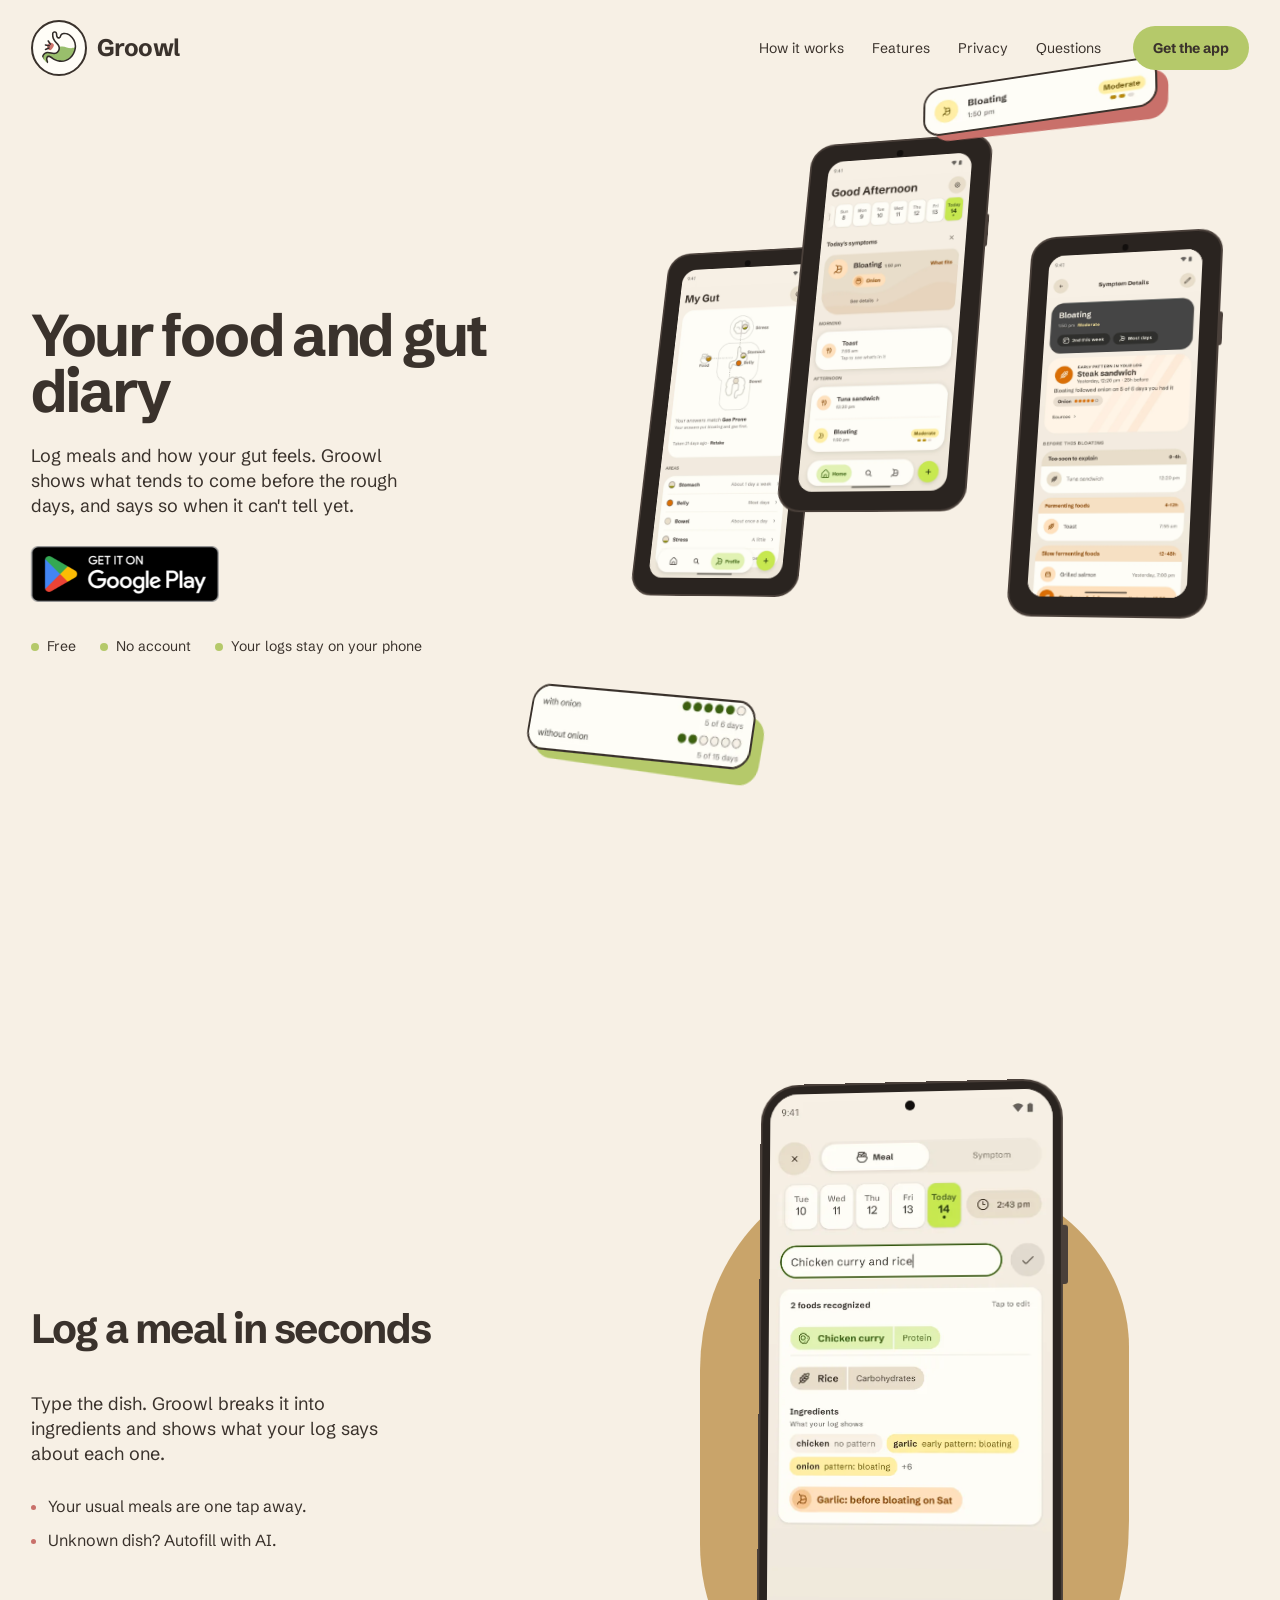
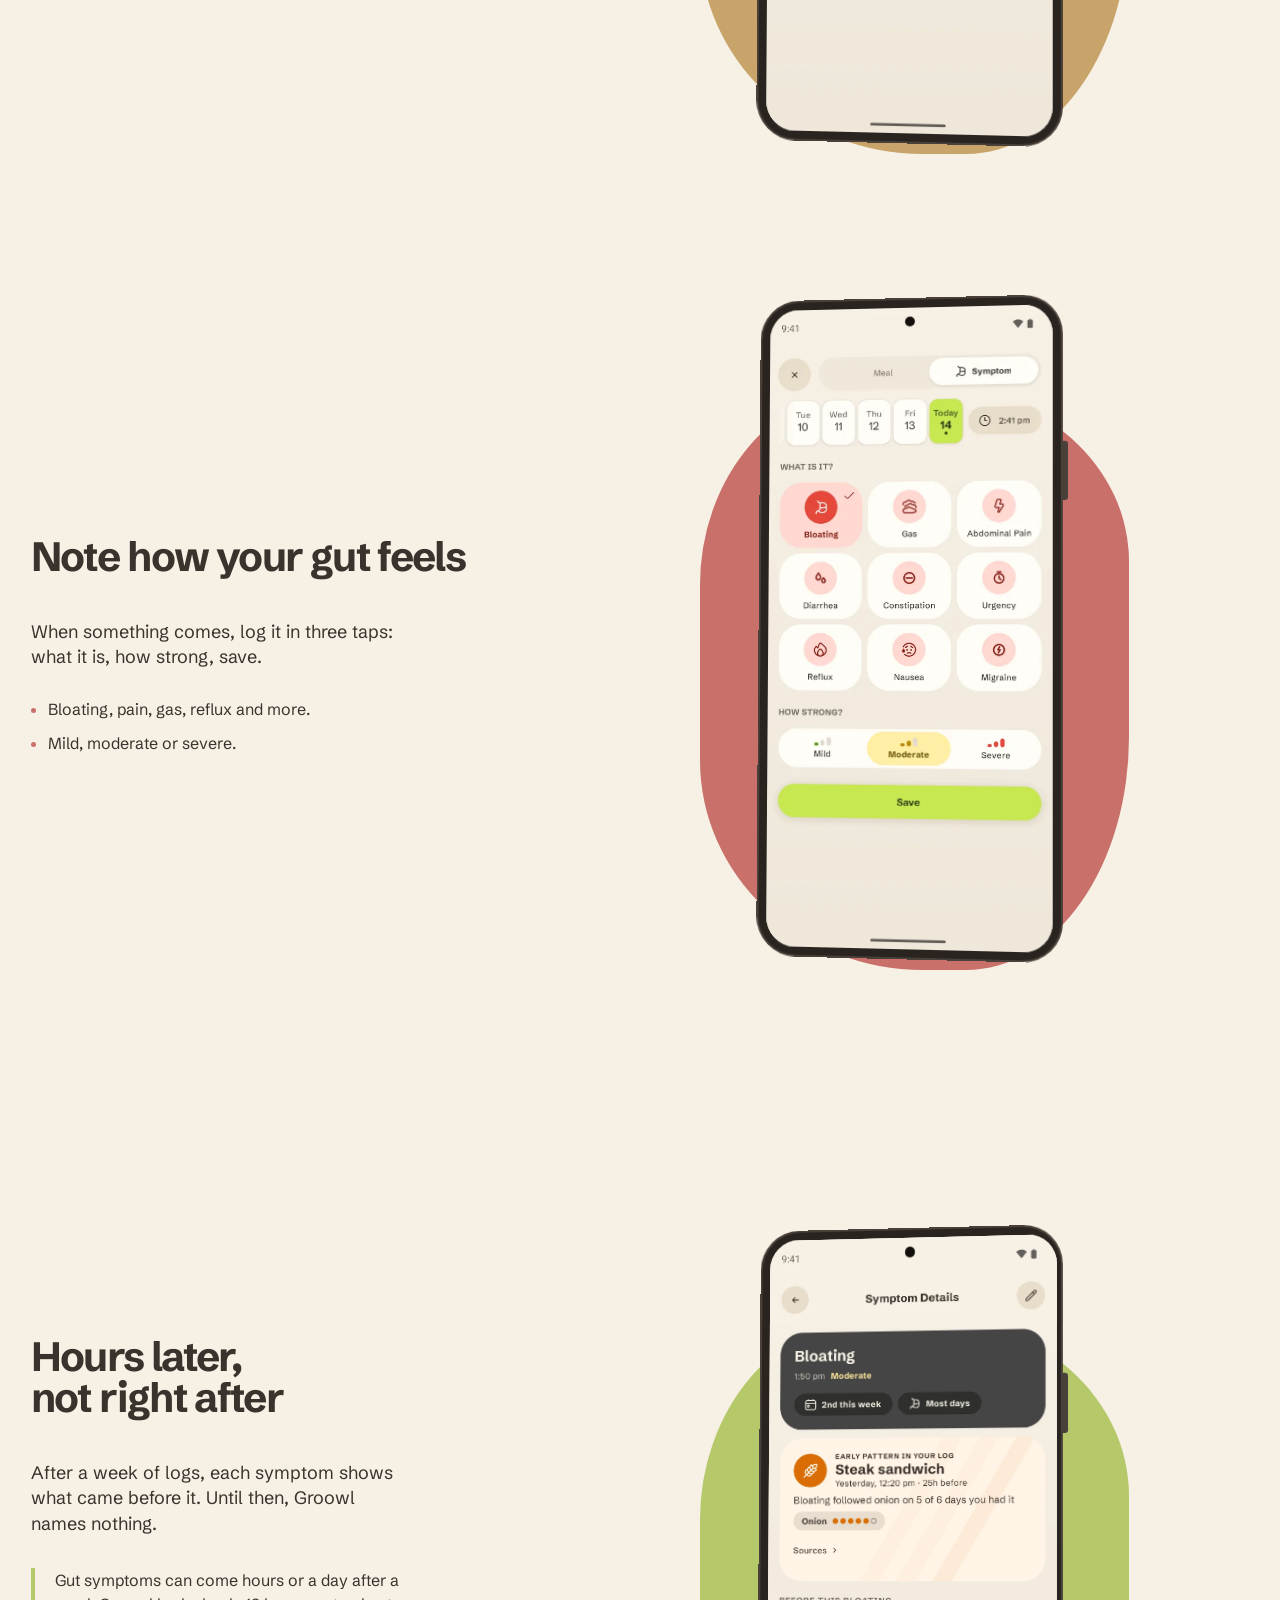
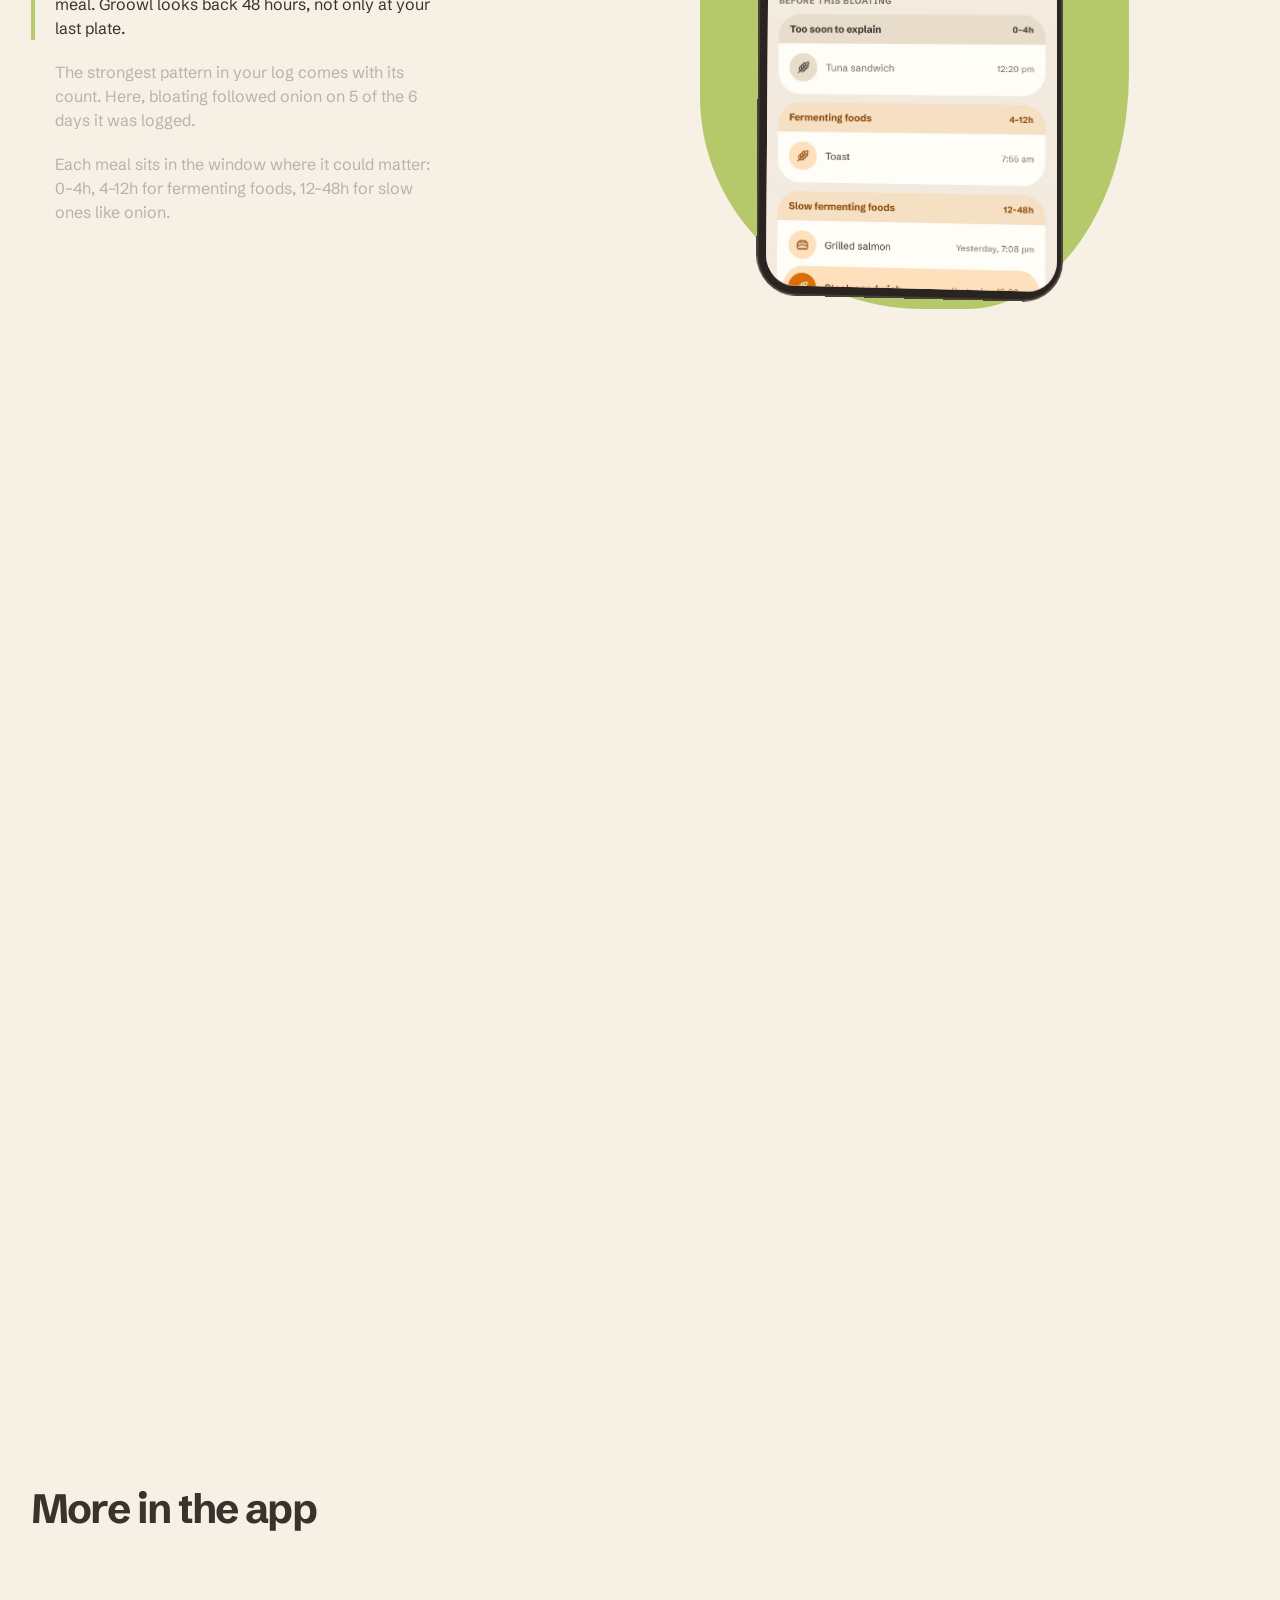
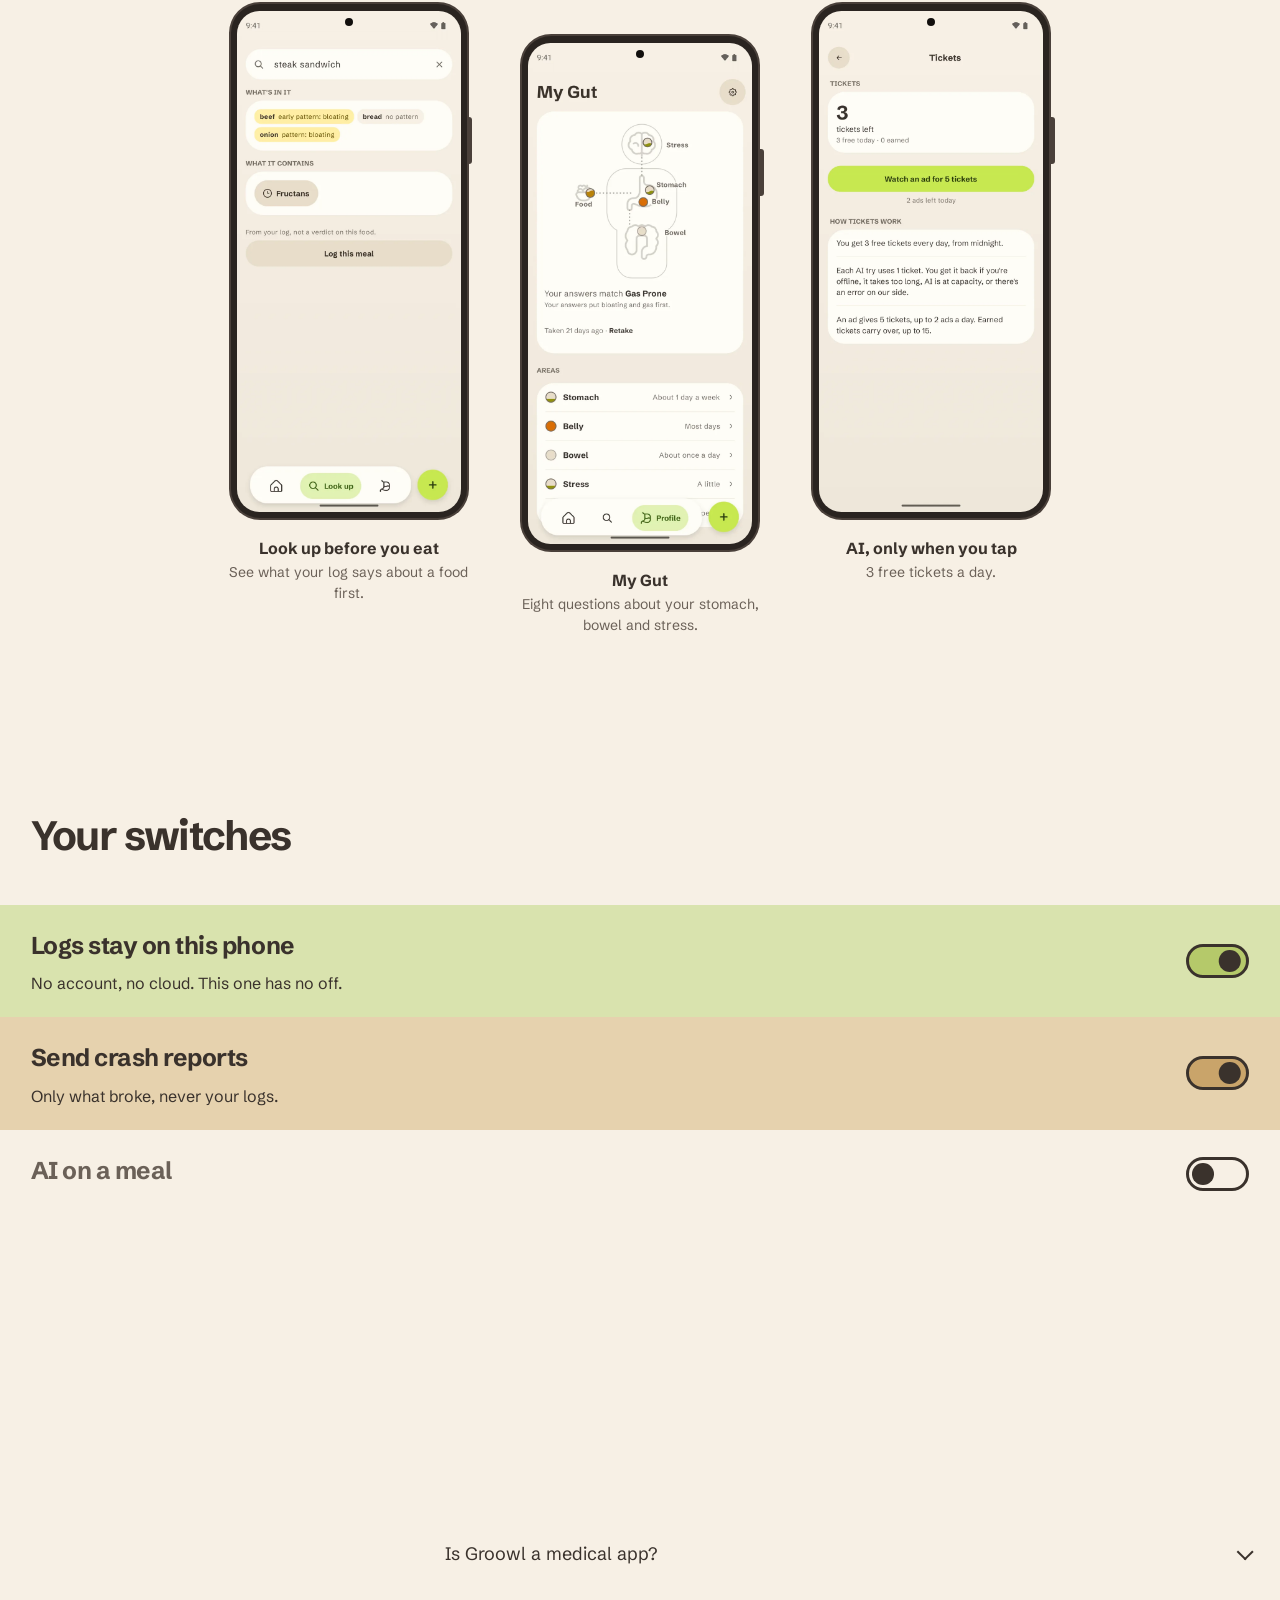
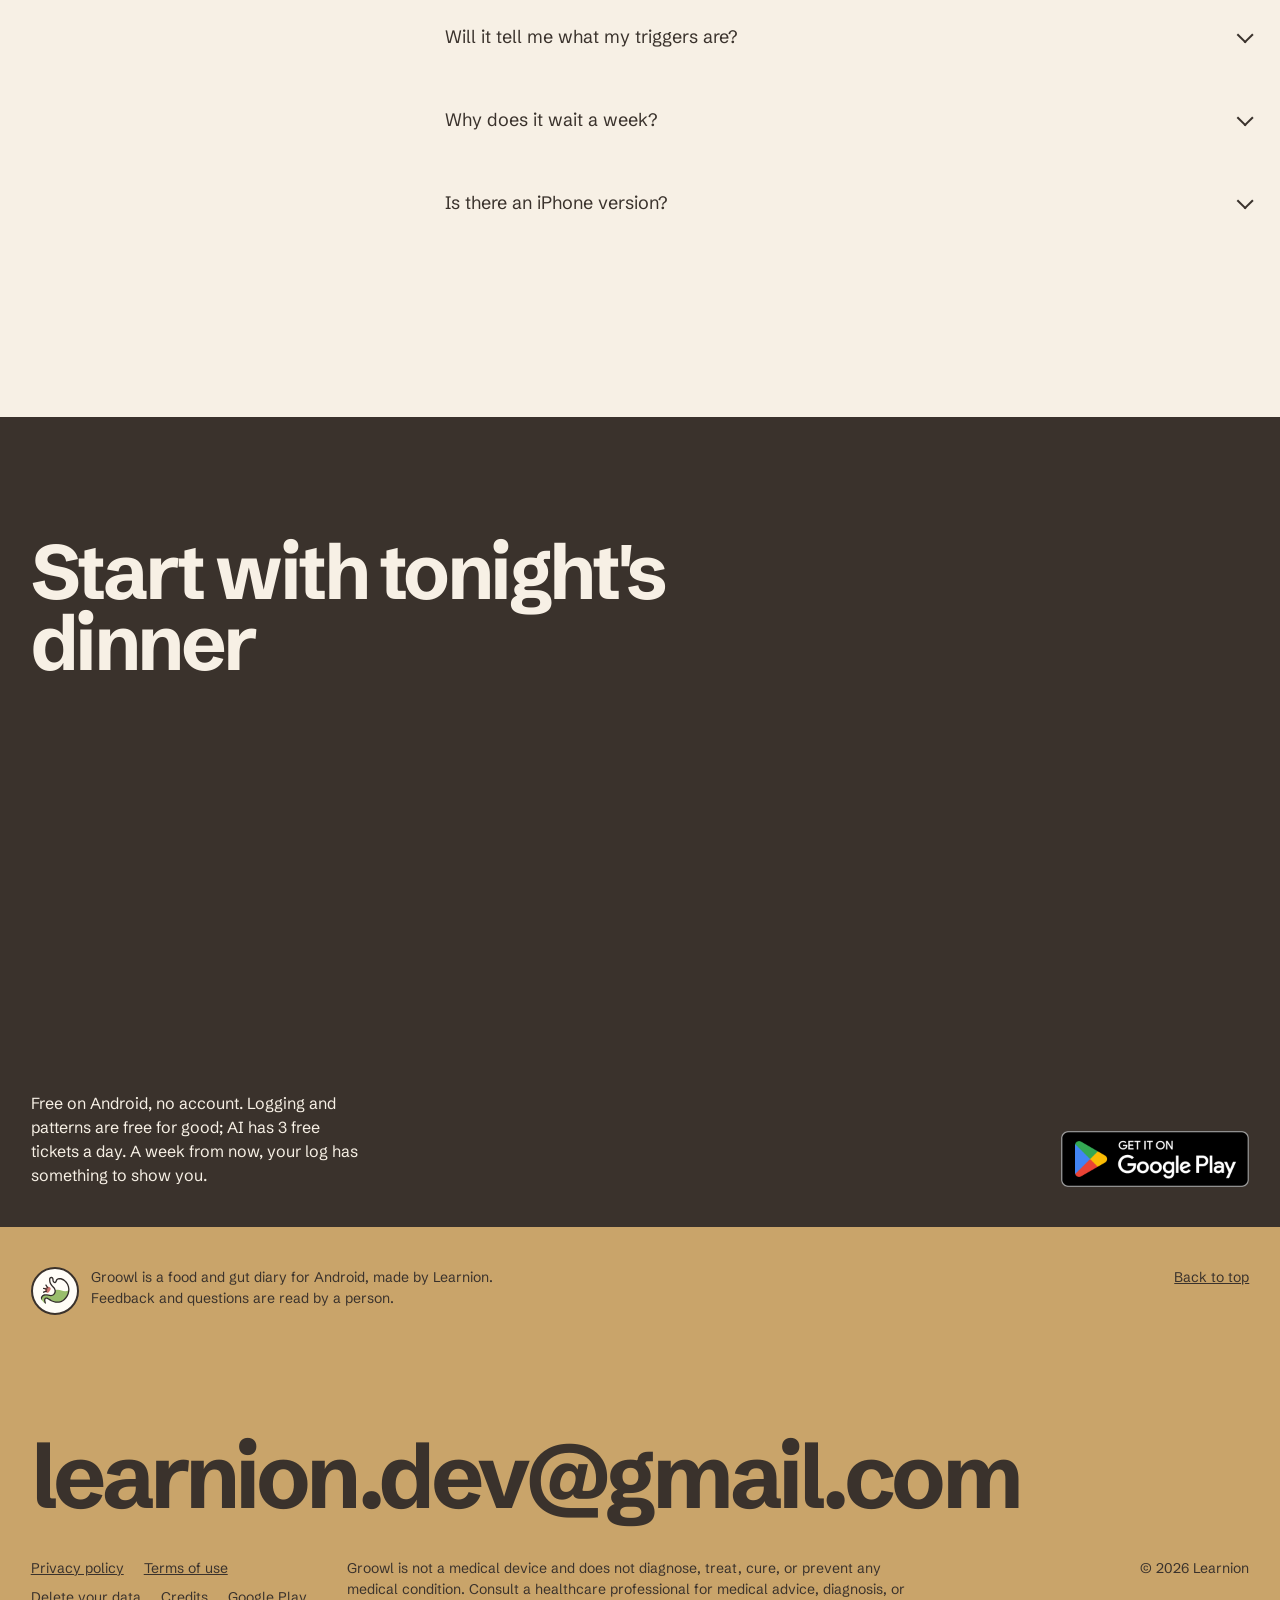
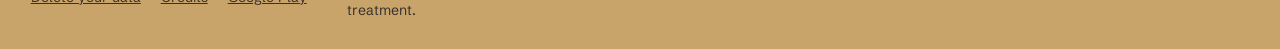
<file: index.html>
<!doctype html>
<html lang="en">
<head>
  <meta charset="utf-8">
  <meta name="viewport" content="width=device-width, initial-scale=1">
  <title>Groowl: food and gut symptom diary for Android</title>
  <meta name="description" content="Log meals and gut symptoms like bloating, pain and reflux. Groowl shows what tends to come before the rough days. Free on Android. Your logs stay on your phone.">
  <link rel="canonical" href="https://groowl.app/">
  <meta name="theme-color" content="#F7F0E5">
  <meta property="og:type" content="website">
  <meta property="og:site_name" content="Groowl">
  <meta property="og:url" content="https://groowl.app/">
  <meta property="og:title" content="Groowl: food and gut symptom diary for Android">
  <meta property="og:description" content="Log meals and how your gut feels, then see what tends to come before the rough days.">
  <meta property="og:image" content="https://groowl.app/img/og.png">
  <meta property="og:image:width" content="1200">
  <meta property="og:image:height" content="630">
  <meta property="og:image:alt" content="Groowl, your food and gut diary, shown on phone screens">
  <meta name="twitter:card" content="summary_large_image">
  <script type="application/ld+json">
  {
    "@context": "https://schema.org",
    "@graph": [
      {
        "@type": "WebSite",
        "name": "Groowl",
        "url": "https://groowl.app/"
      },
      {
        "@type": "MobileApplication",
        "name": "Groowl",
        "description": "Log meals and gut symptoms like bloating, pain and reflux. Groowl shows what tends to come before the rough days. Free on Android. Your logs stay on your phone.",
        "url": "https://groowl.app/",
        "image": "https://groowl.app/img/og.png",
        "operatingSystem": "Android",
        "applicationCategory": "HealthApplication",
        "installUrl": "https://play.google.com/store/apps/details?id=com.learnion.groowl",
        "offers": { "@type": "Offer", "price": "0", "priceCurrency": "USD" },
        "publisher": { "@type": "Organization", "name": "Learnion" }
      }
    ]
  }
  </script>
  <link rel="icon" href="img/logo.svg" type="image/svg+xml">
  <link rel="stylesheet" href="style.css">
  <script>document.documentElement.classList.add('js')</script>
</head>
<body>

<header class="bar">
  <a class="wordmark" href="#top"><img class="logo-light" src="img/logo.svg" alt="" width="56" height="56"><img class="logo-dark" src="img/logo-dark.svg" alt="" width="56" height="56">Groowl</a>
  <nav class="bar-links" aria-label="Sections">
    <a href="#how">How it works</a>
    <a href="#features">Features</a>
    <a href="#privacy">Privacy</a>
    <a href="#questions">Questions</a>
  </nav>
  <a class="btn btn-small" href="https://play.google.com/store/apps/details?id=com.learnion.groowl">Get the app</a>
</header>

<main id="top">

  <!-- Hero: words left, a fan of real screens in phone frames right -->
  <section class="hero" aria-labelledby="hero-title">
    <div class="hero-text">
      <h1 id="hero-title" class="hero-title">Your food and gut diary</h1>
      <p class="hero-lede">Log meals and how your gut feels. Groowl shows what tends to come before the rough days, and says so when it can't tell yet.</p>
      <a class="play" href="https://play.google.com/store/apps/details?id=com.learnion.groowl"><img src="img/google-play-badge.png" alt="Get it on Google Play" width="188" height="56"></a>
      <ul class="hero-facts">
        <li>Free</li>
        <li>No account</li>
        <li>Your logs stay on your phone</li>
      </ul>
    </div>
    <div class="hero-stage" aria-hidden="true">
      <div class="fan">
        <div class="device fan-back"><div class="device-screen"><img src="img/screen-mygut.webp" alt="" width="720" height="1616"></div></div>
        <div class="device fan-front"><div class="device-screen"><img src="img/screen-home.webp" alt="" width="720" height="1616"></div></div>
        <div class="device fan-side"><div class="device-screen"><img src="img/screen-pattern.webp" alt="" width="900" height="2020"></div></div>
        <span class="chip chip-symptom tone-clay"><img src="img/thumb-symptom.webp" alt="" width="480" height="99"></span>
        <span class="chip chip-dots tone-olive"><img src="img/thumb-dots.webp" alt="" width="480" height="123"></span>
      </div>
    </div>
  </section>

  <!-- How it works: three flows, words on the left, the real app on the right -->
  <section class="flows" id="how" aria-labelledby="how-title">
    <h2 id="how-title" class="sr">How it works</h2>

    <article class="flow" aria-labelledby="flow-meal">
      <div class="flow-text reveal">
        <h3 id="flow-meal" class="flow-title">Log a meal in seconds</h3>
        <p class="flow-lede">Type the dish. Groowl breaks it into ingredients and shows what your log says about each one.</p>
        <ul class="flow-points">
          <li>Your usual meals are one tap away.</li>
          <li>Unknown dish? Autofill with AI.</li>
        </ul>
      </div>
      <figure class="flow-media tone-ochre reveal"><div class="device"><div class="device-screen"><video class="flow-video" src="img/log-clip.mp4" poster="img/screen-log.webp" width="540" height="1212" muted loop playsinline preload="metadata" aria-label="Logging chicken curry and rice: both foods are recognized as it is typed, with what the log shows about each ingredient"></video></div></div></figure>
    </article>

    <article class="flow" aria-labelledby="flow-symptom">
      <div class="flow-text reveal">
        <h3 id="flow-symptom" class="flow-title">Note how your gut feels</h3>
        <p class="flow-lede">When something comes, log it in three taps: what it is, how strong, save.</p>
        <ul class="flow-points">
          <li>Bloating, pain, gas, reflux and more.</li>
          <li>Mild, moderate or severe.</li>
        </ul>
      </div>
      <figure class="flow-media tone-clay reveal"><div class="device"><div class="device-screen"><video class="flow-video" src="img/symptom-clip.mp4" poster="img/symptom-poster.webp" width="540" height="1212" muted loop playsinline preload="metadata" aria-label="Logging bloating, moderate, then seeing it on Home under afternoon"></video></div></div></figure>
    </article>

    <article class="flow showcase" aria-labelledby="showcase-title">
      <div class="showcase-stage">
        <div class="flow-text">
          <h3 id="showcase-title" class="flow-title">Hours later,<br> not right after</h3>
          <p class="flow-lede">After a week of logs, each symptom shows what came before it. Until then, Groowl names nothing.</p>
          <ol class="showcase-notes">
            <li class="note is-active">Gut symptoms can come hours or a day after a meal. Groowl looks back 48 hours, not only at your last plate.</li>
            <li class="note">The strongest pattern in your log comes with its count. Here, bloating followed onion on 5 of the 6 days it was logged.</li>
            <li class="note">Each meal sits in the window where it could matter: 0–4h, 4–12h for fermenting foods, 12–48h for slow ones like onion.</li>
          </ol>
        </div>
        <figure class="flow-media showcase-frame tone-olive is-in">
          <div class="device"><div class="device-screen showcase-clip">
            <img class="showcase-screen" src="img/screen-symptom-long.webp" alt="Symptom details for a bloating entry: the strongest pattern in the log is onion in a steak sandwich 25 hours before, followed on 5 of 6 days, and the meals before it placed in 0 to 4, 4 to 12 and 12 to 48 hour windows" width="1080" height="3524" loading="lazy">
            <span class="showcase-bar" aria-hidden="true"></span>
          </div></div>
        </figure>
      </div>
    </article>
  </section>

  <!-- Features: three more screens, one line each -->
  <section class="features" id="features" aria-labelledby="features-title">
    <h2 id="features-title" class="features-title reveal">More in the app</h2>
    <div class="feature-shots">
      <figure class="reveal"><div class="device"><div class="device-screen"><img src="img/screen-lookup.webp" alt="Look up for a steak sandwich: onion shows a pattern, bread shows none" width="720" height="1616" loading="lazy"></div></div><figcaption><strong>Look up before you eat</strong> See what your log says about a food first.</figcaption></figure>
      <figure class="reveal"><div class="device"><div class="device-screen"><img src="img/screen-mygut.webp" alt="My Gut: a profile of stomach, belly, bowel and stress from eight questions" width="720" height="1616" loading="lazy"></div></div><figcaption><strong>My Gut</strong> Eight questions about your stomach, bowel and stress.</figcaption></figure>
      <figure class="reveal"><div class="device"><div class="device-screen"><img src="img/screen-tickets.webp" alt="Tickets: 3 free AI tickets a day, and an optional ad for 5 more" width="720" height="1616" loading="lazy"></div></div><figcaption><strong>AI, only when you tap</strong> 3 free tickets a day.</figcaption></figure>
    </div>
  </section>

  <!-- Privacy: sentences with real switches -->
  <section class="switches" id="privacy" aria-labelledby="privacy-title">
    <h2 id="privacy-title" class="switches-title reveal">Your switches</h2>
    <ul class="bands">
      <li class="reveal band tone-olive is-on" data-band="local">
        <span class="band-text">
          <span class="band-line" id="b1">Logs stay on this phone</span>
          <span class="band-more">No account, no cloud. This one has no off.</span>
        </span>
        <button class="switch" role="switch" aria-checked="true" aria-labelledby="b1" data-ui></button>
      </li>
      <li class="reveal band tone-ochre is-on" data-band="crash">
        <span class="band-text">
          <span class="band-line" id="b2">Send crash reports</span>
          <span class="band-more">Only what broke, never your logs.</span>
        </span>
        <button class="switch" role="switch" aria-checked="true" aria-labelledby="b2" data-ui></button>
      </li>
      <li class="reveal band tone-clay" data-band="ai">
        <span class="band-text">
          <span class="band-line" id="b3">AI on a meal</span>
          <span class="band-more">Only when you tap. That meal goes to Google's Gemini. <a href="privacy.html">Privacy policy</a></span>
        </span>
        <button class="switch" role="switch" aria-checked="false" aria-labelledby="b3" data-ui></button>
      </li>
    </ul>
  </section>

  <!-- FAQ -->
  <section class="faq" id="questions" aria-labelledby="faq-title">
    <h2 id="faq-title" class="faq-title reveal">Fair questions</h2>
    <div class="faq-list">
      <details class="reveal">
        <summary>Is Groowl a medical app?</summary>
        <p>No. It's a food and symptom diary with general digestive health education. It doesn't diagnose or treat anything. Talk to a doctor before changing your diet, or if your symptoms are severe or don't go away.</p>
      </details>
      <details class="reveal">
        <summary>Will it tell me what my triggers are?</summary>
        <p>It shows patterns in what you log, like "bloating followed onion on 5 of 6 days you had it", next to how often bloating came on days without it. What a pattern means for you is a question for you and your doctor.</p>
      </details>
      <details class="reveal">
        <summary>Why does it wait a week?</summary>
        <p>A pattern needs days to compare: at least 7 days with logs, the food eaten on 3 separate occasions, and 3 days without it. Stronger patterns wait for 14 days. Until then Groowl shows how close you are. A guess on too few days can name the same food on your best and your worst days.</p>
      </details>
      <details class="reveal">
        <summary>Is there an iPhone version?</summary>
        <p>Not yet. Groowl is on Android first. Write to us if you'd like to hear when it comes to iPhone.</p>
      </details>
    </div>
  </section>

  <!-- Close: the idea again, inverted -->
  <section class="close" aria-labelledby="close-title">
    <h2 id="close-title" class="close-title reveal">Start with tonight's dinner</h2>
    <div class="close-foot reveal">
      <p>Free on Android, no account. Logging and patterns are free for good; AI has 3 free tickets a day. A week from now, your log has something to show you.</p>
      <a class="play" href="https://play.google.com/store/apps/details?id=com.learnion.groowl"><img src="img/google-play-badge.png" alt="Get it on Google Play" width="188" height="56" loading="lazy"></a>
    </div>
  </section>
</main>

<footer class="foot" aria-labelledby="foot-title">
  <div class="foot-top">
    <p class="foot-note"><img src="img/logo.svg" alt="" width="48" height="48"> Groowl is a food and gut diary for Android, made by Learnion. Feedback and questions are read by a person.</p>
    <a class="foot-up" href="#top">Back to top</a>
  </div>
  <h2 id="foot-title" class="foot-title reveal"><a href="mailto:learnion.dev@gmail.com?subject=Groowl">learnion.dev<wbr>@gmail.com</a></h2>
  <div class="foot-meta">
    <p class="foot-links"><a href="privacy.html">Privacy policy</a> <a href="terms.html">Terms of use</a> <a href="delete-data.html">Delete your data</a> <a href="data/">Credits</a> <a href="https://play.google.com/store/apps/details?id=com.learnion.groowl">Google Play</a></p>
    <p>Groowl is not a medical device and does not diagnose, treat, cure, or prevent any medical condition. Consult a healthcare professional for medical advice, diagnosis, or treatment.</p>
    <p>© 2026 Learnion</p>
  </div>
</footer>

<script src="main.js" defer></script>
</body>
</html>
</file>
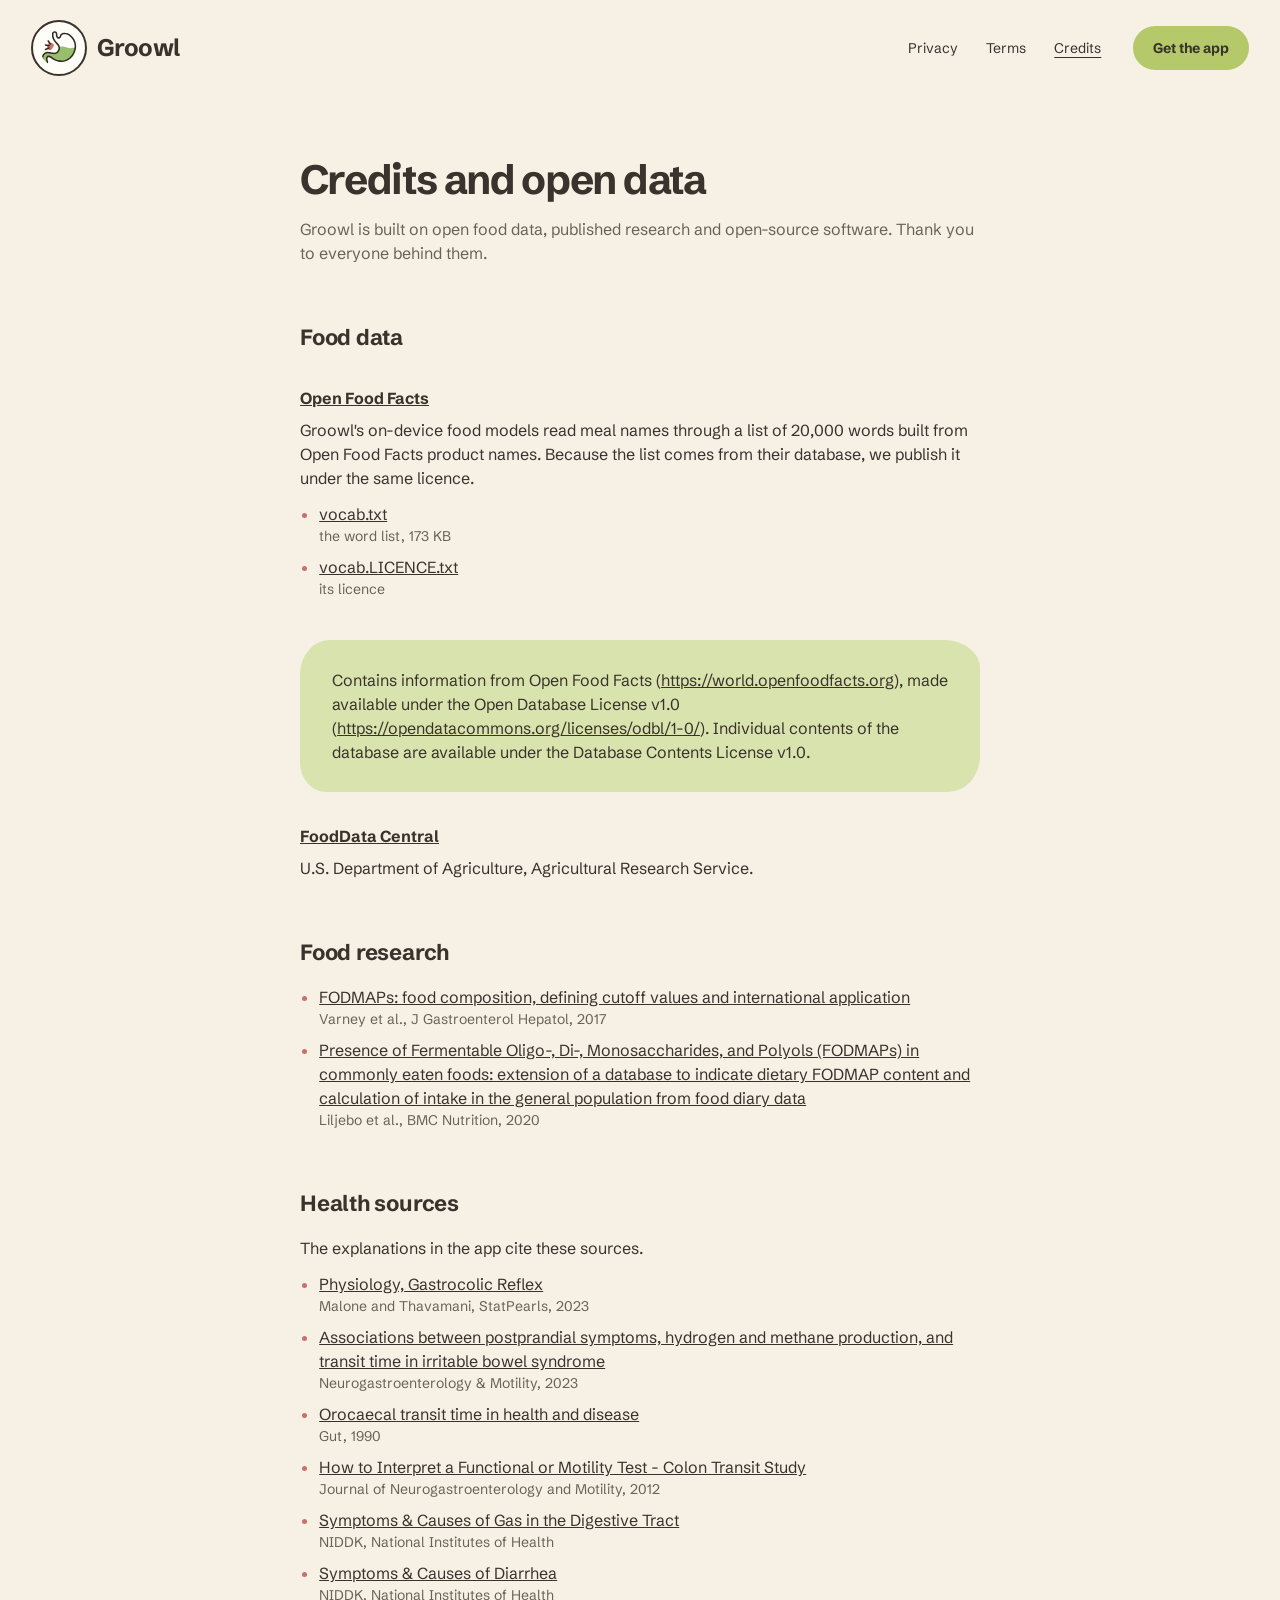
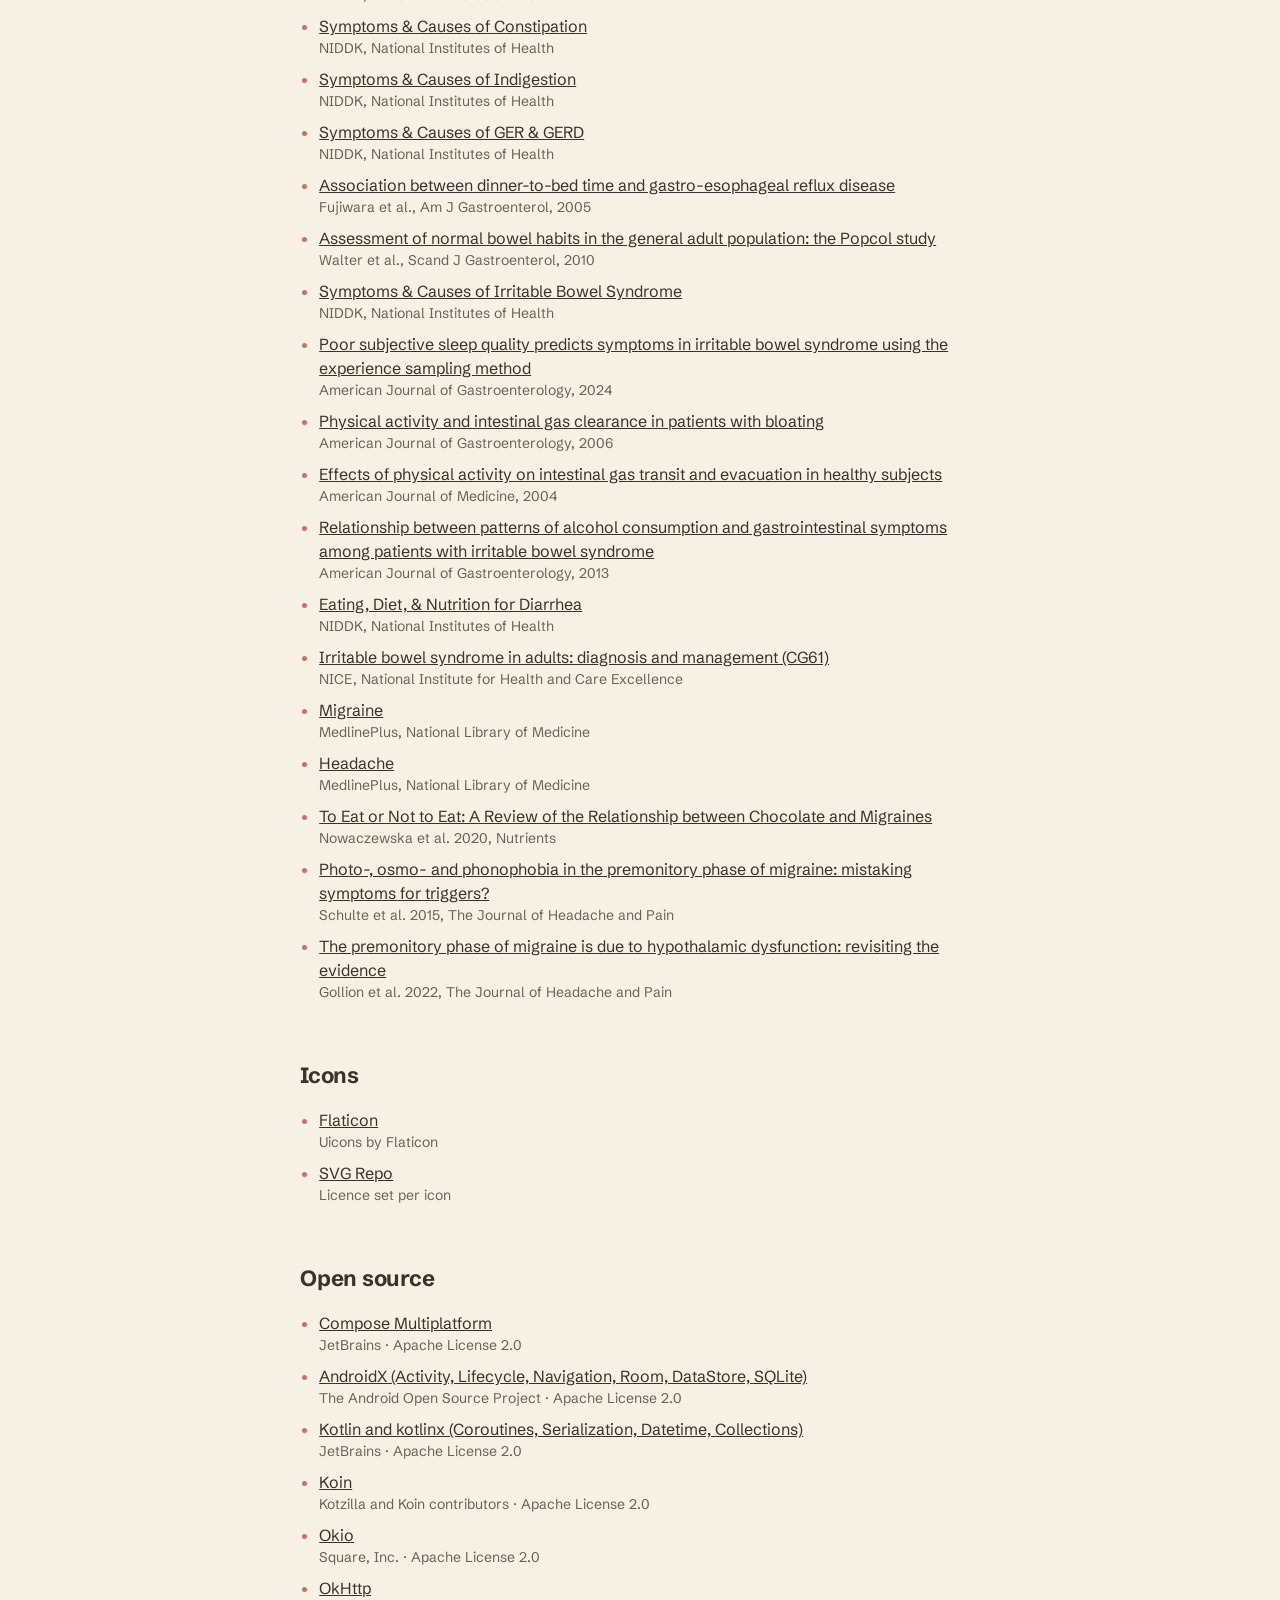
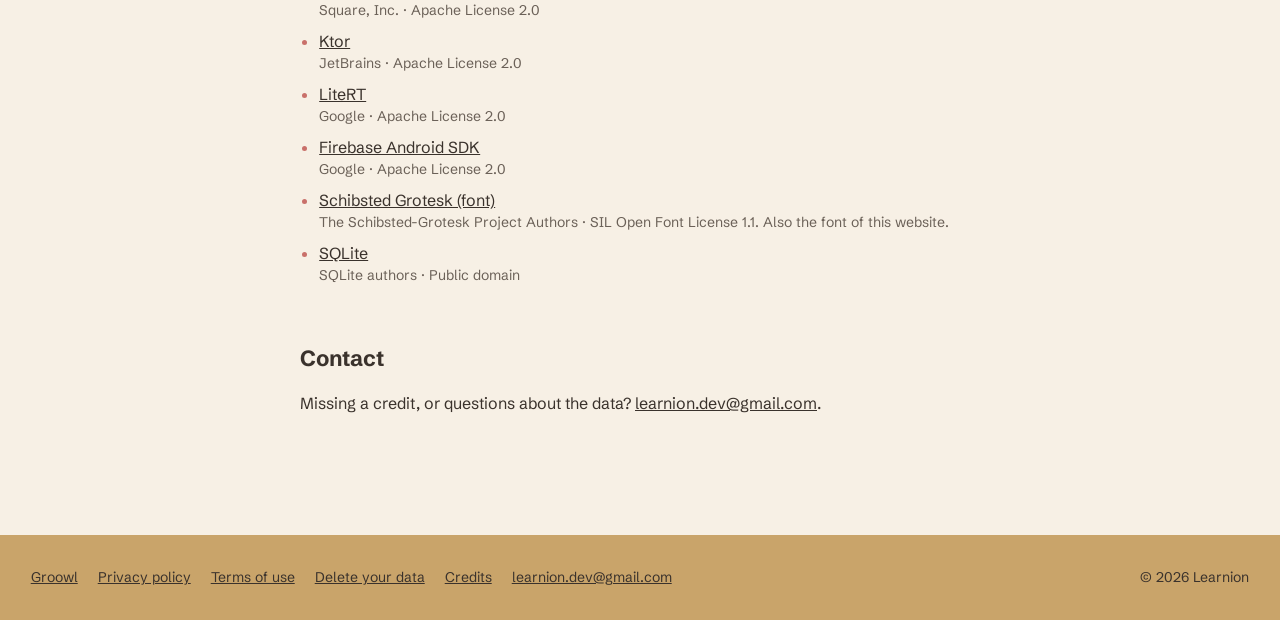
<file: data/index.html>
<!doctype html>
<html lang="en">
<head>
  <meta charset="utf-8">
  <meta name="viewport" content="width=device-width, initial-scale=1">
  <title>Groowl credits</title>
  <link rel="canonical" href="https://groowl.app/data/">
  <meta name="description" content="The food data, research, icons and open-source software behind Groowl, and the open data files we publish.">
  <link rel="icon" href="../img/logo.svg" type="image/svg+xml">
  <link rel="stylesheet" href="../style.css">
</head>
<body class="doc-page">

<header class="bar">
  <a class="wordmark" href="../index.html"><img class="logo-light" src="../img/logo.svg" alt="" width="56" height="56"><img class="logo-dark" src="../img/logo-dark.svg" alt="" width="56" height="56">Groowl</a>
  <nav class="bar-links" aria-label="Legal">
    <a href="../privacy.html">Privacy</a>
    <a href="../terms.html">Terms</a>
    <a href="./" aria-current="page">Credits</a>
  </nav>
  <a class="btn btn-small" href="https://play.google.com/store/apps/details?id=com.learnion.groowl">Get the app</a>
</header>

<main class="doc">
  <h1>Credits and open data</h1>
  <p class="doc-date">Groowl is built on open food data, published research and open-source software. Thank you to everyone behind them.</p>

  <h2>Food data</h2>
  <h3><a href="https://world.openfoodfacts.org">Open Food Facts</a></h3>
  <p>Groowl's on-device food models read meal names through a list of 20,000 words built from Open Food Facts product names. Because the list comes from their database, we publish it under the same licence.</p>
  <ul>
    <li><a href="vocab.txt" download>vocab.txt</a> <span class="credit-meta">the word list, 173 KB</span></li>
    <li><a href="vocab.LICENCE.txt" download>vocab.LICENCE.txt</a> <span class="credit-meta">its licence</span></li>
  </ul>
  <section class="doc-summary">
    <p>Contains information from Open Food Facts (<a href="https://world.openfoodfacts.org">https://world.openfoodfacts.org</a>), made available under the Open Database License v1.0 (<a href="https://opendatacommons.org/licenses/odbl/1-0/">https://opendatacommons.org/licenses/odbl/1-0/</a>). Individual contents of the database are available under the Database Contents License v1.0.</p>
  </section>
  <h3><a href="https://fdc.nal.usda.gov">FoodData Central</a></h3>
  <p>U.S. Department of Agriculture, Agricultural Research Service.</p>

  <h2>Food research</h2>
  <ul>
    <li><a href="https://pubmed.ncbi.nlm.nih.gov/28244665/">FODMAPs: food composition, defining cutoff values and international application</a> <span class="credit-meta">Varney et al., J Gastroenterol Hepatol, 2017</span></li>
    <li><a href="https://pmc.ncbi.nlm.nih.gov/articles/PMC7499970/">Presence of Fermentable Oligo-, Di-, Monosaccharides, and Polyols (FODMAPs) in commonly eaten foods: extension of a database to indicate dietary FODMAP content and calculation of intake in the general population from food diary data</a> <span class="credit-meta">Liljebo et al., BMC Nutrition, 2020</span></li>
  </ul>

  <h2>Health sources</h2>
  <p>The explanations in the app cite these sources.</p>
  <ul>
      <li><a href="https://www.ncbi.nlm.nih.gov/books/NBK549888/">Physiology, Gastrocolic Reflex</a> <span class="credit-meta">Malone and Thavamani, StatPearls, 2023</span></li>
      <li><a href="https://pmc.ncbi.nlm.nih.gov/articles/PMC10078221/">Associations between postprandial symptoms, hydrogen and methane production, and transit time in irritable bowel syndrome</a> <span class="credit-meta">Neurogastroenterology &amp; Motility, 2023</span></li>
      <li><a href="https://pmc.ncbi.nlm.nih.gov/articles/PMC1378260/">Orocaecal transit time in health and disease</a> <span class="credit-meta">Gut, 1990</span></li>
      <li><a href="https://pmc.ncbi.nlm.nih.gov/articles/PMC3271260/">How to Interpret a Functional or Motility Test - Colon Transit Study</a> <span class="credit-meta">Journal of Neurogastroenterology and Motility, 2012</span></li>
      <li><a href="https://www.niddk.nih.gov/health-information/digestive-diseases/gas-digestive-tract/symptoms-causes">Symptoms &amp; Causes of Gas in the Digestive Tract</a> <span class="credit-meta">NIDDK, National Institutes of Health</span></li>
      <li><a href="https://www.niddk.nih.gov/health-information/digestive-diseases/diarrhea/symptoms-causes">Symptoms &amp; Causes of Diarrhea</a> <span class="credit-meta">NIDDK, National Institutes of Health</span></li>
      <li><a href="https://www.niddk.nih.gov/health-information/digestive-diseases/constipation/symptoms-causes">Symptoms &amp; Causes of Constipation</a> <span class="credit-meta">NIDDK, National Institutes of Health</span></li>
      <li><a href="https://www.niddk.nih.gov/health-information/digestive-diseases/indigestion-dyspepsia/symptoms-causes">Symptoms &amp; Causes of Indigestion</a> <span class="credit-meta">NIDDK, National Institutes of Health</span></li>
      <li><a href="https://www.niddk.nih.gov/health-information/digestive-diseases/acid-reflux-ger-gerd-adults/symptoms-causes">Symptoms &amp; Causes of GER &amp; GERD</a> <span class="credit-meta">NIDDK, National Institutes of Health</span></li>
      <li><a href="https://pubmed.ncbi.nlm.nih.gov/16393212/">Association between dinner-to-bed time and gastro-esophageal reflux disease</a> <span class="credit-meta">Fujiwara et al., Am J Gastroenterol, 2005</span></li>
      <li><a href="https://pubmed.ncbi.nlm.nih.gov/20205503/">Assessment of normal bowel habits in the general adult population: the Popcol study</a> <span class="credit-meta">Walter et al., Scand J Gastroenterol, 2010</span></li>
      <li><a href="https://www.niddk.nih.gov/health-information/digestive-diseases/irritable-bowel-syndrome/symptoms-causes">Symptoms &amp; Causes of Irritable Bowel Syndrome</a> <span class="credit-meta">NIDDK, National Institutes of Health</span></li>
      <li><a href="https://pmc.ncbi.nlm.nih.gov/articles/PMC10758350/">Poor subjective sleep quality predicts symptoms in irritable bowel syndrome using the experience sampling method</a> <span class="credit-meta">American Journal of Gastroenterology, 2024</span></li>
      <li><a href="https://pubmed.ncbi.nlm.nih.gov/17029608/">Physical activity and intestinal gas clearance in patients with bloating</a> <span class="credit-meta">American Journal of Gastroenterology, 2006</span></li>
      <li><a href="https://pubmed.ncbi.nlm.nih.gov/15063815/">Effects of physical activity on intestinal gas transit and evacuation in healthy subjects</a> <span class="credit-meta">American Journal of Medicine, 2004</span></li>
      <li><a href="https://pmc.ncbi.nlm.nih.gov/articles/PMC3697482/">Relationship between patterns of alcohol consumption and gastrointestinal symptoms among patients with irritable bowel syndrome</a> <span class="credit-meta">American Journal of Gastroenterology, 2013</span></li>
      <li><a href="https://www.niddk.nih.gov/health-information/digestive-diseases/diarrhea/eating-diet-nutrition">Eating, Diet, &amp; Nutrition for Diarrhea</a> <span class="credit-meta">NIDDK, National Institutes of Health</span></li>
      <li><a href="https://www.nice.org.uk/guidance/cg61">Irritable bowel syndrome in adults: diagnosis and management (CG61)</a> <span class="credit-meta">NICE, National Institute for Health and Care Excellence</span></li>
      <li><a href="https://medlineplus.gov/migraine.html">Migraine</a> <span class="credit-meta">MedlinePlus, National Library of Medicine</span></li>
      <li><a href="https://medlineplus.gov/headache.html">Headache</a> <span class="credit-meta">MedlinePlus, National Library of Medicine</span></li>
      <li><a href="https://pmc.ncbi.nlm.nih.gov/articles/PMC7146545/">To Eat or Not to Eat: A Review of the Relationship between Chocolate and Migraines</a> <span class="credit-meta">Nowaczewska et al. 2020, Nutrients</span></li>
      <li><a href="https://pmc.ncbi.nlm.nih.gov/articles/PMC4385011/">Photo-, osmo- and phonophobia in the premonitory phase of migraine: mistaking symptoms for triggers?</a> <span class="credit-meta">Schulte et al. 2015, The Journal of Headache and Pain</span></li>
      <li><a href="https://pmc.ncbi.nlm.nih.gov/articles/PMC9745986/">The premonitory phase of migraine is due to hypothalamic dysfunction: revisiting the evidence</a> <span class="credit-meta">Gollion et al. 2022, The Journal of Headache and Pain</span></li>
  </ul>

  <h2>Icons</h2>
  <ul>
    <li><a href="https://www.flaticon.com/uicons">Flaticon</a> <span class="credit-meta">Uicons by Flaticon</span></li>
    <li><a href="https://www.svgrepo.com">SVG Repo</a> <span class="credit-meta">Licence set per icon</span></li>
  </ul>

  <h2>Open source</h2>
  <ul>
    <li><a href="https://github.com/JetBrains/compose-multiplatform">Compose Multiplatform</a> <span class="credit-meta">JetBrains · Apache License 2.0</span></li>
    <li><a href="https://developer.android.com/jetpack/androidx">AndroidX (Activity, Lifecycle, Navigation, Room, DataStore, SQLite)</a> <span class="credit-meta">The Android Open Source Project · Apache License 2.0</span></li>
    <li><a href="https://github.com/Kotlin">Kotlin and kotlinx (Coroutines, Serialization, Datetime, Collections)</a> <span class="credit-meta">JetBrains · Apache License 2.0</span></li>
    <li><a href="https://github.com/InsertKoinIO/koin">Koin</a> <span class="credit-meta">Kotzilla and Koin contributors · Apache License 2.0</span></li>
    <li><a href="https://github.com/square/okio">Okio</a> <span class="credit-meta">Square, Inc. · Apache License 2.0</span></li>
    <li><a href="https://github.com/square/okhttp">OkHttp</a> <span class="credit-meta">Square, Inc. · Apache License 2.0</span></li>
    <li><a href="https://github.com/ktorio/ktor">Ktor</a> <span class="credit-meta">JetBrains · Apache License 2.0</span></li>
    <li><a href="https://github.com/google-ai-edge/LiteRT">LiteRT</a> <span class="credit-meta">Google · Apache License 2.0</span></li>
    <li><a href="https://github.com/firebase/firebase-android-sdk">Firebase Android SDK</a> <span class="credit-meta">Google · Apache License 2.0</span></li>
    <li><a href="https://github.com/schibsted/schibsted-grotesk">Schibsted Grotesk (font)</a> <span class="credit-meta">The Schibsted-Grotesk Project Authors · SIL Open Font License 1.1. Also the font of this website.</span></li>
    <li><a href="https://www.sqlite.org/copyright.html">SQLite</a> <span class="credit-meta">SQLite authors · Public domain</span></li>
  </ul>

  <h2>Contact</h2>
  <p>Missing a credit, or questions about the data? <a href="mailto:learnion.dev@gmail.com?subject=Groowl%20credits">learnion.dev@gmail.com</a>.</p>
</main>

<footer class="doc-foot">
  <p class="foot-links"><a href="../index.html">Groowl</a> <a href="../privacy.html">Privacy policy</a> <a href="../terms.html">Terms of use</a> <a href="../delete-data.html">Delete your data</a> <a href="./">Credits</a> <a href="mailto:learnion.dev@gmail.com">learnion.dev@gmail.com</a></p>
  <p>© 2026 Learnion</p>
</footer>
</body>
</html>
</file>
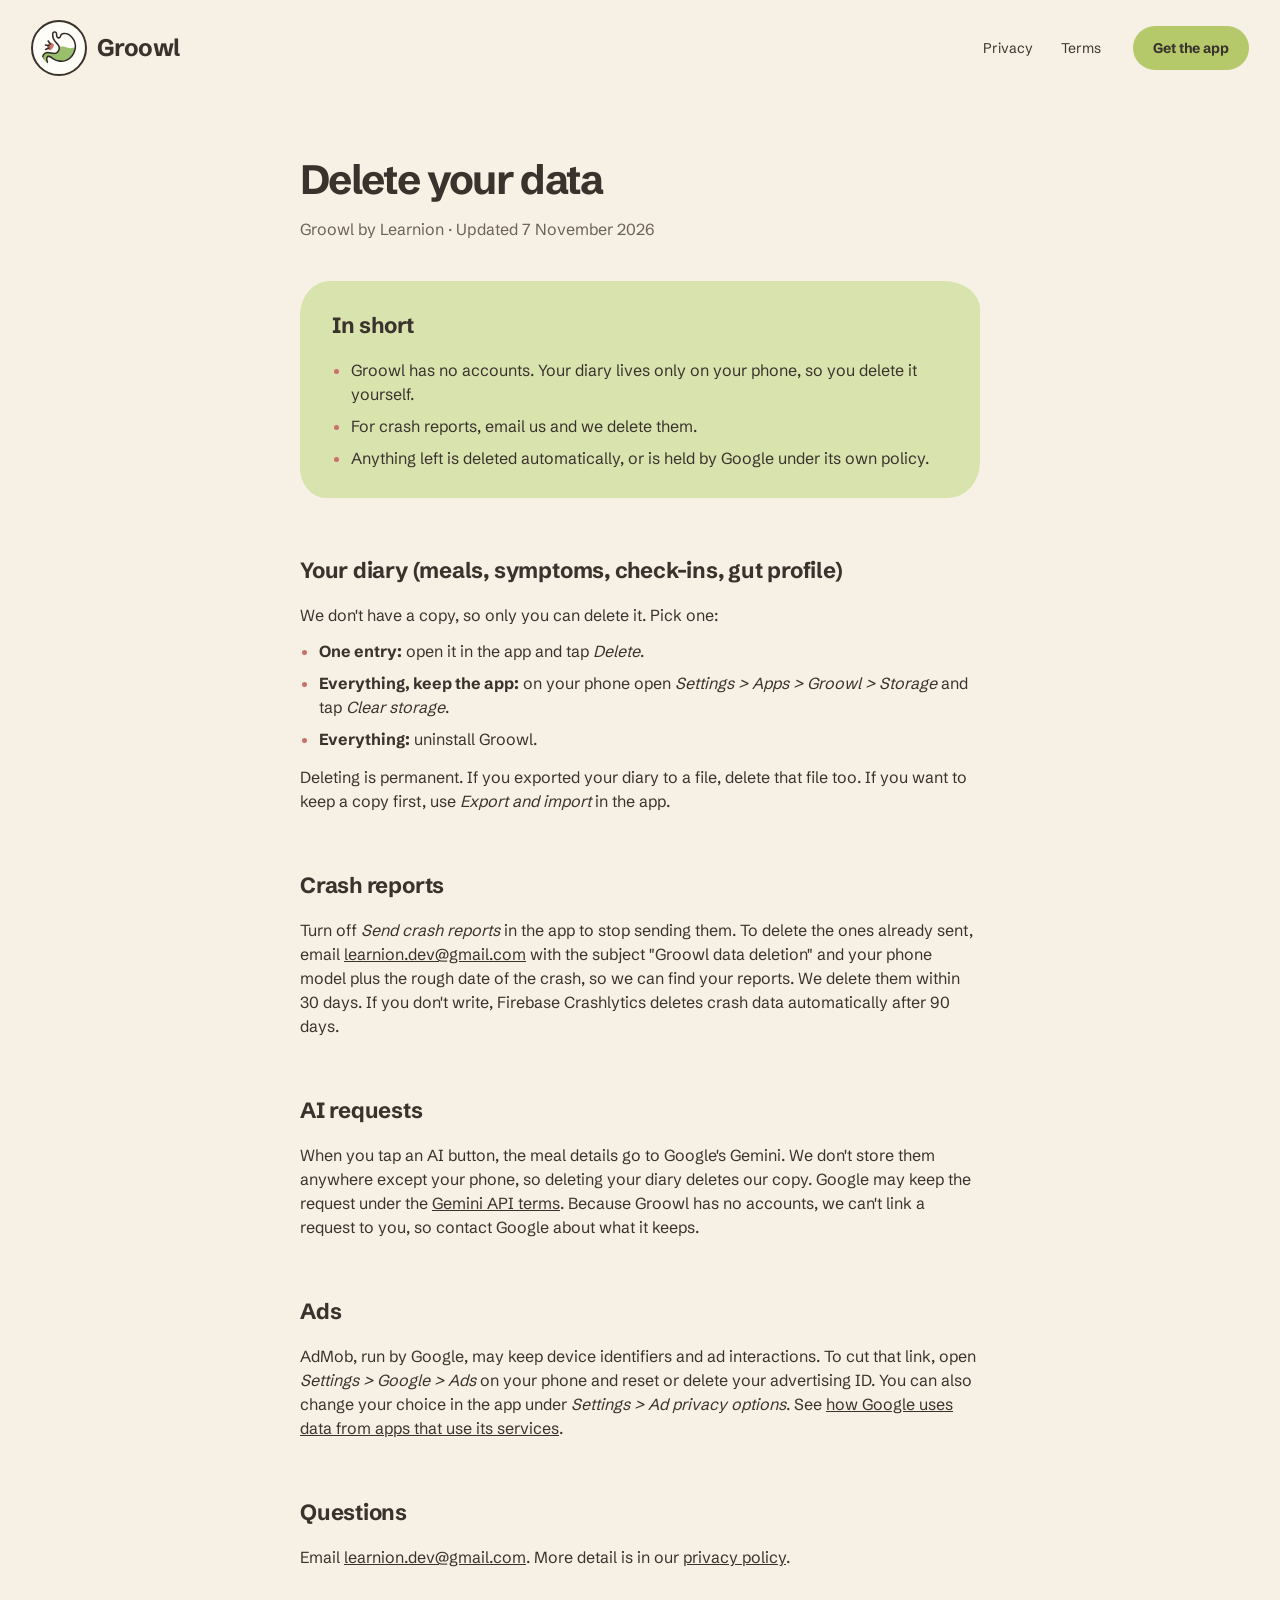
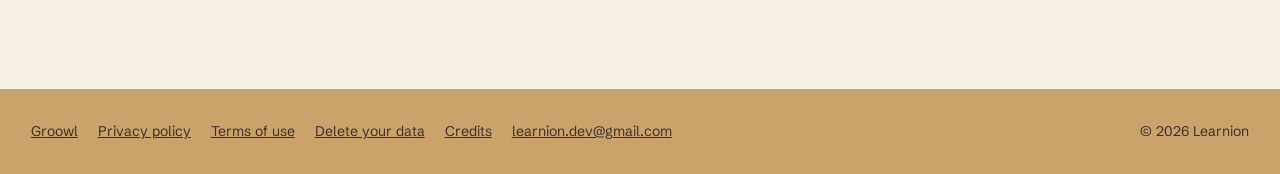
<file: delete-data.html>
<!doctype html>
<html lang="en">
<head>
  <meta charset="utf-8">
  <meta name="viewport" content="width=device-width, initial-scale=1">
  <title>Delete your Groowl data</title>
  <link rel="canonical" href="https://groowl.app/delete-data.html">
  <meta name="description" content="How to delete your Groowl diary, crash reports and other data.">
  <link rel="icon" href="img/logo.svg" type="image/svg+xml">
  <link rel="stylesheet" href="style.css">
</head>
<body class="doc-page">

<header class="bar">
  <a class="wordmark" href="index.html"><img class="logo-light" src="img/logo.svg" alt="" width="56" height="56"><img class="logo-dark" src="img/logo-dark.svg" alt="" width="56" height="56">Groowl</a>
  <nav class="bar-links" aria-label="Legal">
    <a href="privacy.html">Privacy</a>
    <a href="terms.html">Terms</a>
  </nav>
  <a class="btn btn-small" href="https://play.google.com/store/apps/details?id=com.learnion.groowl">Get the app</a>
</header>

<main class="doc">
  <h1>Delete your data</h1>
  <p class="doc-date">Groowl by Learnion · Updated 7 November 2026</p>

  <section class="doc-summary">
    <h2>In short</h2>
    <ul>
      <li>Groowl has no accounts. Your diary lives only on your phone, so you delete it yourself.</li>
      <li>For crash reports, email us and we delete them.</li>
      <li>Anything left is deleted automatically, or is held by Google under its own policy.</li>
    </ul>
  </section>

  <h2>Your diary (meals, symptoms, check-ins, gut profile)</h2>
  <p>We don't have a copy, so only you can delete it. Pick one:</p>
  <ul>
    <li><strong>One entry:</strong> open it in the app and tap <em>Delete</em>.</li>
    <li><strong>Everything, keep the app:</strong> on your phone open <em>Settings &gt; Apps &gt; Groowl &gt; Storage</em> and tap <em>Clear storage</em>.</li>
    <li><strong>Everything:</strong> uninstall Groowl.</li>
  </ul>
  <p>Deleting is permanent. If you exported your diary to a file, delete that file too. If you want to keep a copy first, use <em>Export and import</em> in the app.</p>

  <h2>Crash reports</h2>
  <p>Turn off <em>Send crash reports</em> in the app to stop sending them. To delete the ones already sent, email <a href="mailto:learnion.dev@gmail.com?subject=Groowl%20data%20deletion">learnion.dev@gmail.com</a> with the subject "Groowl data deletion" and your phone model plus the rough date of the crash, so we can find your reports. We delete them within 30 days. If you don't write, Firebase Crashlytics deletes crash data automatically after 90 days.</p>

  <h2>AI requests</h2>
  <p>When you tap an AI button, the meal details go to Google's Gemini. We don't store them anywhere except your phone, so deleting your diary deletes our copy. Google may keep the request under the <a href="https://ai.google.dev/gemini-api/terms">Gemini API terms</a>. Because Groowl has no accounts, we can't link a request to you, so contact Google about what it keeps.</p>

  <h2>Ads</h2>
  <p>AdMob, run by Google, may keep device identifiers and ad interactions. To cut that link, open <em>Settings &gt; Google &gt; Ads</em> on your phone and reset or delete your advertising ID. You can also change your choice in the app under <em>Settings &gt; Ad privacy options</em>. See <a href="https://policies.google.com/technologies/partner-sites">how Google uses data from apps that use its services</a>.</p>

  <h2>Questions</h2>
  <p>Email <a href="mailto:learnion.dev@gmail.com?subject=Groowl%20data%20deletion">learnion.dev@gmail.com</a>. More detail is in our <a href="privacy.html">privacy policy</a>.</p>
</main>

<footer class="doc-foot">
  <p class="foot-links"><a href="index.html">Groowl</a> <a href="privacy.html">Privacy policy</a> <a href="terms.html">Terms of use</a> <a href="delete-data.html">Delete your data</a> <a href="data/">Credits</a> <a href="mailto:learnion.dev@gmail.com">learnion.dev@gmail.com</a></p>
  <p>© 2026 Learnion</p>
</footer>
</body>
</html>
</file>
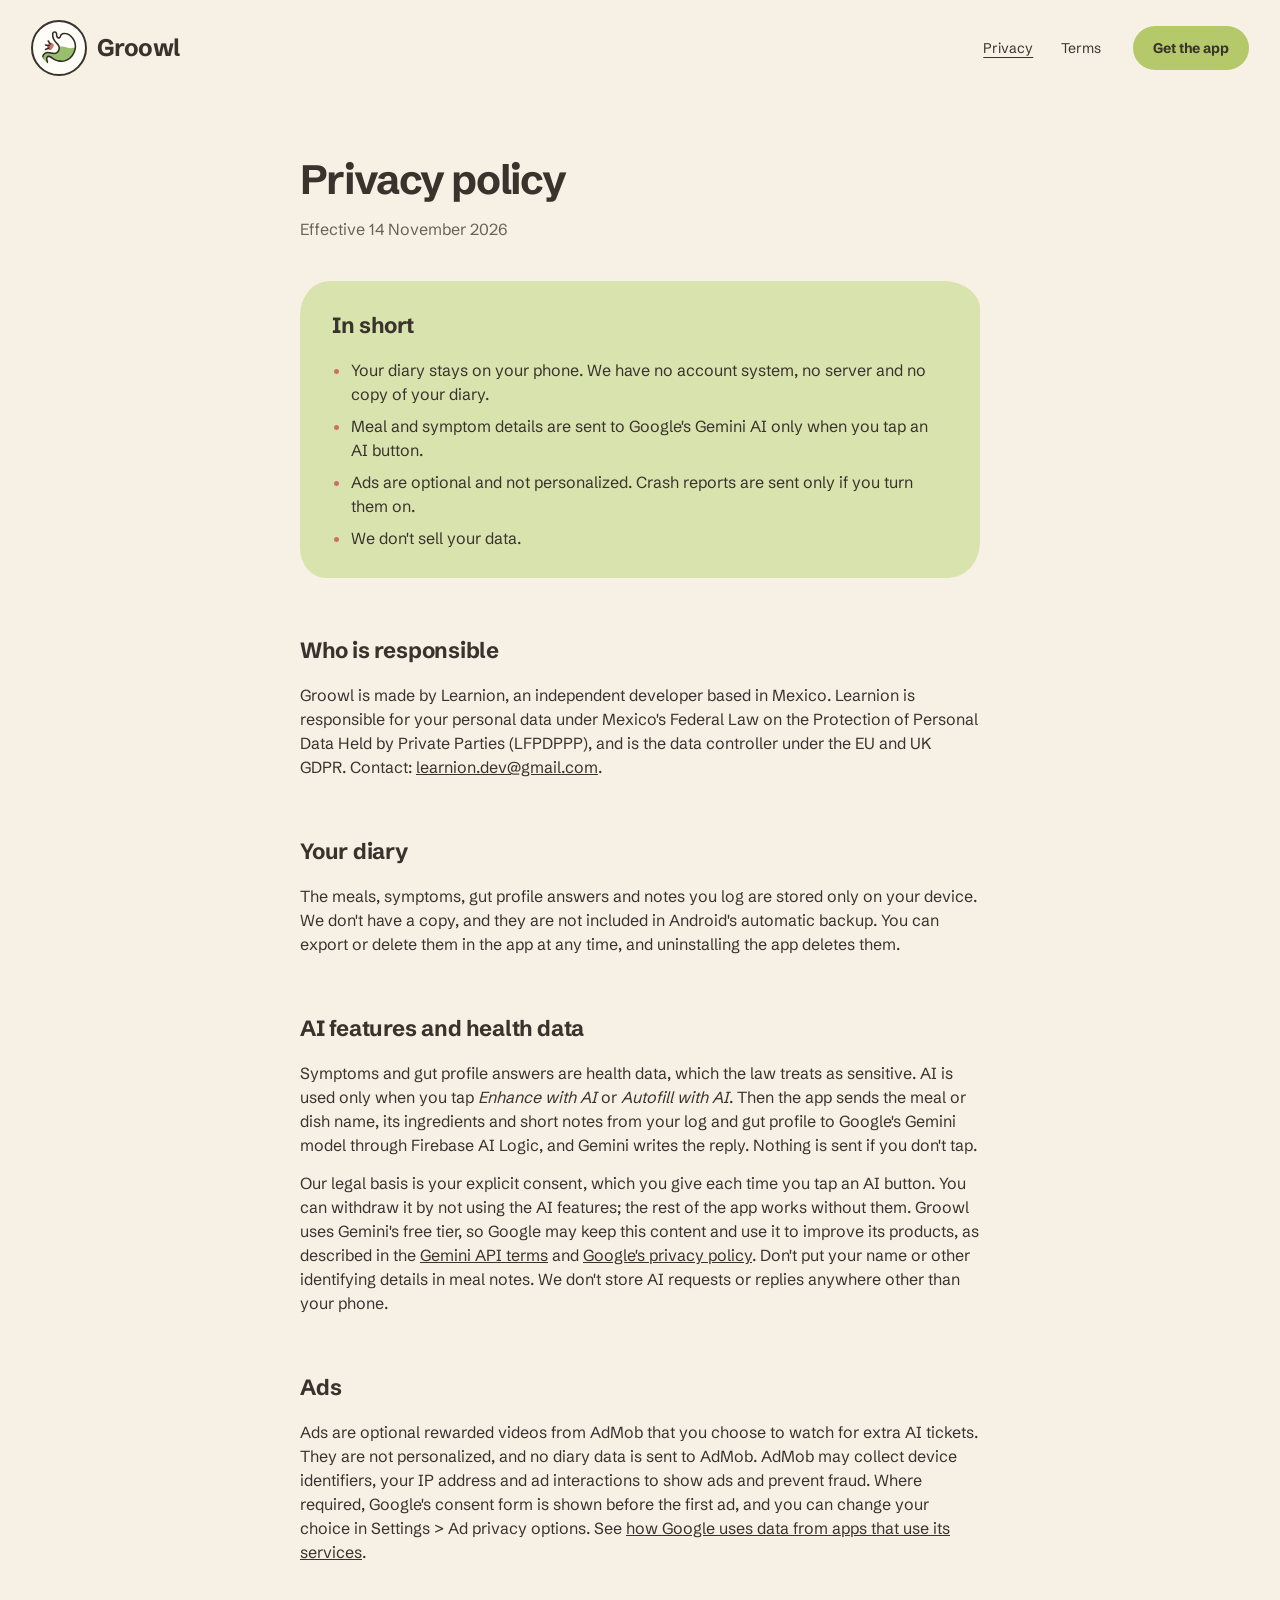
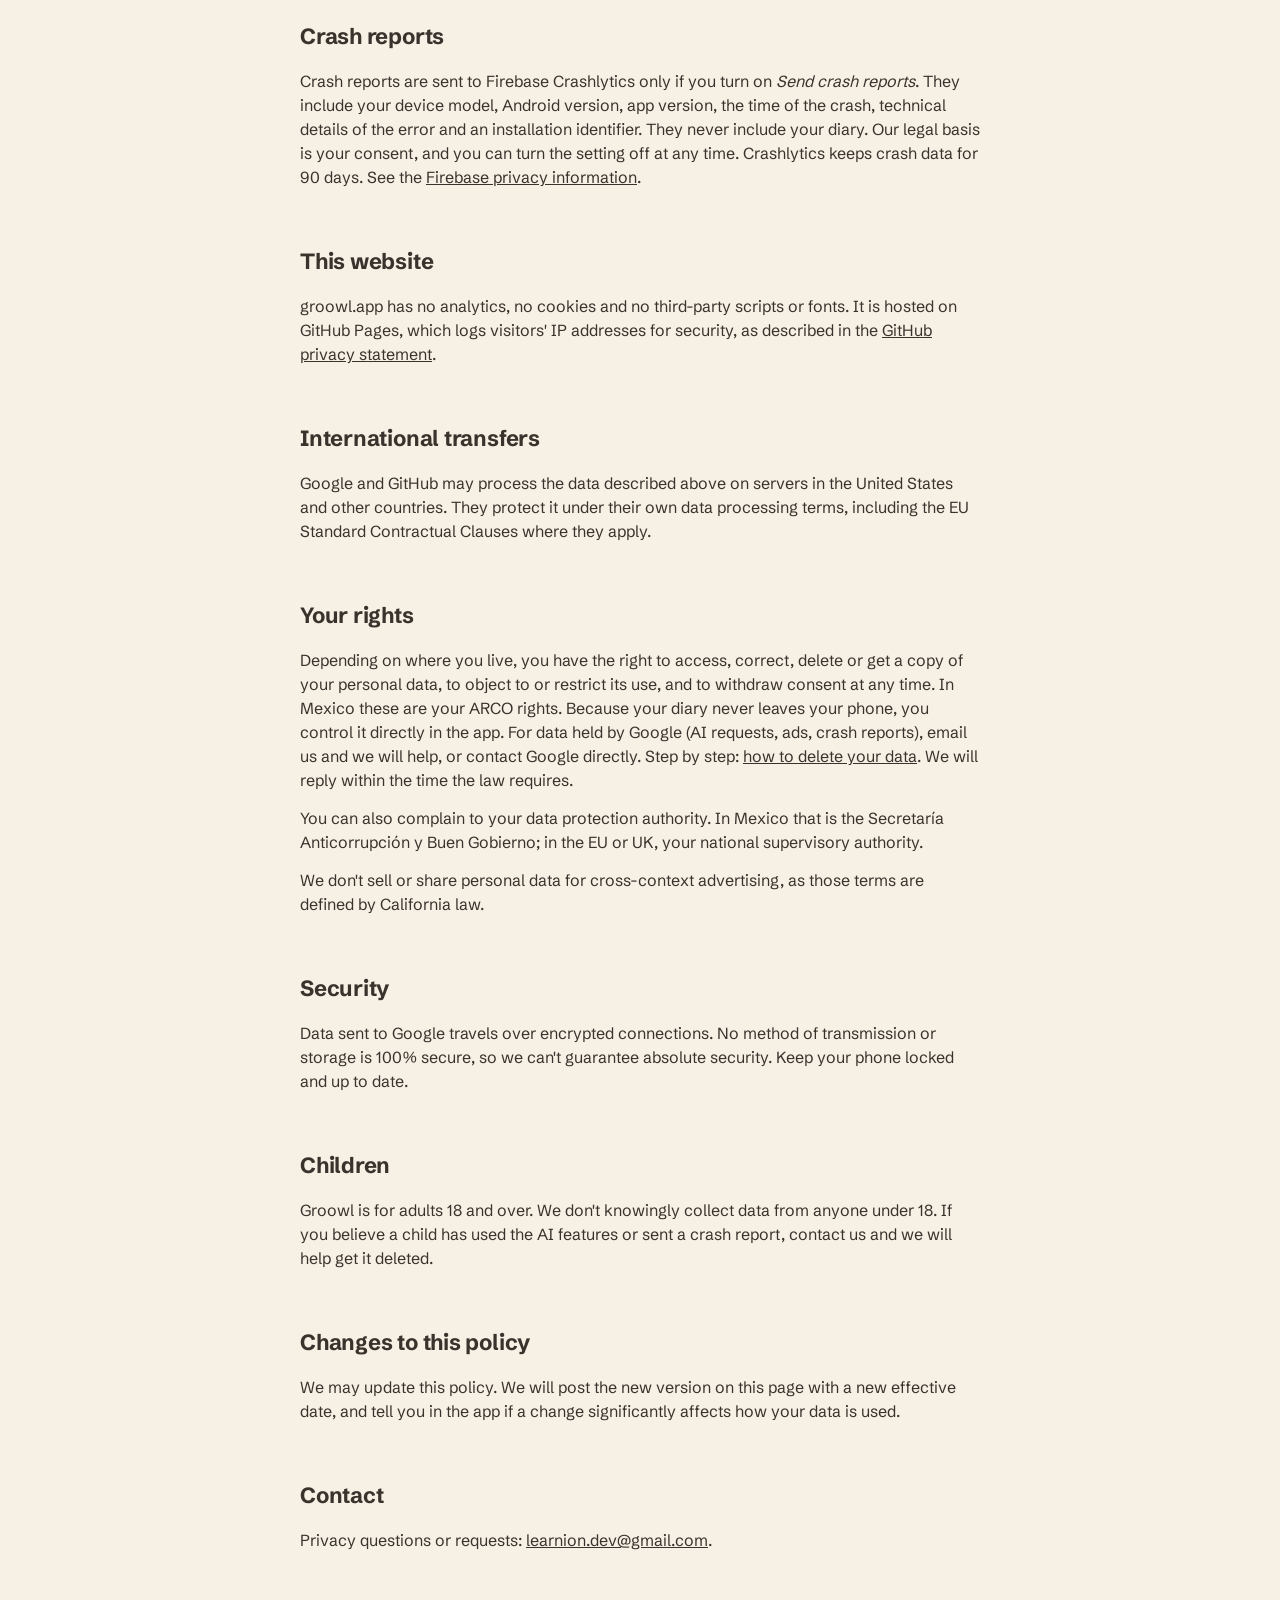
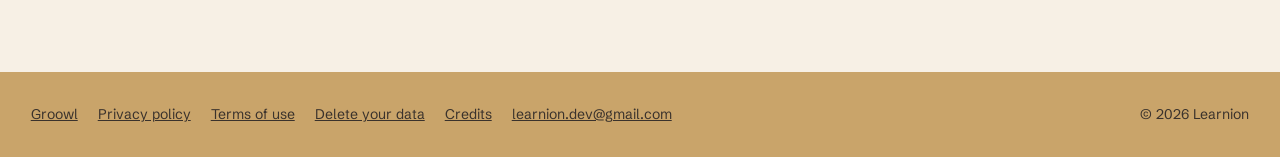
<file: privacy.html>
<!doctype html>
<html lang="en">
<head>
  <meta charset="utf-8">
  <meta name="viewport" content="width=device-width, initial-scale=1">
  <title>Groowl privacy policy</title>
  <link rel="canonical" href="https://groowl.app/privacy.html">
  <meta name="description" content="What Groowl keeps on your phone, the few things that leave it, and your rights.">
  <link rel="icon" href="img/logo.svg" type="image/svg+xml">
  <link rel="stylesheet" href="style.css">
</head>
<body class="doc-page">

<header class="bar">
  <a class="wordmark" href="index.html"><img class="logo-light" src="img/logo.svg" alt="" width="56" height="56"><img class="logo-dark" src="img/logo-dark.svg" alt="" width="56" height="56">Groowl</a>
  <nav class="bar-links" aria-label="Legal">
    <a href="privacy.html" aria-current="page">Privacy</a>
    <a href="terms.html">Terms</a>
  </nav>
  <a class="btn btn-small" href="https://play.google.com/store/apps/details?id=com.learnion.groowl">Get the app</a>
</header>

<main class="doc">
  <h1>Privacy policy</h1>
  <p class="doc-date">Effective 14 November 2026</p>

  <section class="doc-summary">
    <h2>In short</h2>
    <ul>
      <li>Your diary stays on your phone. We have no account system, no server and no copy of your diary.</li>
      <li>Meal and symptom details are sent to Google's Gemini AI only when you tap an AI button.</li>
      <li>Ads are optional and not personalized. Crash reports are sent only if you turn them on.</li>
      <li>We don't sell your data.</li>
    </ul>
  </section>

  <h2>Who is responsible</h2>
  <p>Groowl is made by Learnion, an independent developer based in Mexico. Learnion is responsible for your personal data under Mexico's Federal Law on the Protection of Personal Data Held by Private Parties (LFPDPPP), and is the data controller under the EU and UK GDPR. Contact: <a href="mailto:learnion.dev@gmail.com?subject=Groowl%20privacy">learnion.dev@gmail.com</a>.</p>

  <h2>Your diary</h2>
  <p>The meals, symptoms, gut profile answers and notes you log are stored only on your device. We don't have a copy, and they are not included in Android's automatic backup. You can export or delete them in the app at any time, and uninstalling the app deletes them.</p>

  <h2>AI features and health data</h2>
  <p>Symptoms and gut profile answers are health data, which the law treats as sensitive. AI is used only when you tap <em>Enhance with AI</em> or <em>Autofill with AI</em>. Then the app sends the meal or dish name, its ingredients and short notes from your log and gut profile to Google's Gemini model through Firebase AI Logic, and Gemini writes the reply. Nothing is sent if you don't tap.</p>
  <p>Our legal basis is your explicit consent, which you give each time you tap an AI button. You can withdraw it by not using the AI features; the rest of the app works without them. Groowl uses Gemini's free tier, so Google may keep this content and use it to improve its products, as described in the <a href="https://ai.google.dev/gemini-api/terms">Gemini API terms</a> and <a href="https://policies.google.com/privacy">Google's privacy policy</a>. Don't put your name or other identifying details in meal notes. We don't store AI requests or replies anywhere other than your phone.</p>

  <h2>Ads</h2>
  <p>Ads are optional rewarded videos from AdMob that you choose to watch for extra AI tickets. They are not personalized, and no diary data is sent to AdMob. AdMob may collect device identifiers, your IP address and ad interactions to show ads and prevent fraud. Where required, Google's consent form is shown before the first ad, and you can change your choice in Settings &gt; Ad privacy options. See <a href="https://policies.google.com/technologies/partner-sites">how Google uses data from apps that use its services</a>.</p>

  <h2>Crash reports</h2>
  <p>Crash reports are sent to Firebase Crashlytics only if you turn on <em>Send crash reports</em>. They include your device model, Android version, app version, the time of the crash, technical details of the error and an installation identifier. They never include your diary. Our legal basis is your consent, and you can turn the setting off at any time. Crashlytics keeps crash data for 90 days. See the <a href="https://firebase.google.com/support/privacy/">Firebase privacy information</a>.</p>

  <h2>This website</h2>
  <p>groowl.app has no analytics, no cookies and no third-party scripts or fonts. It is hosted on GitHub Pages, which logs visitors' IP addresses for security, as described in the <a href="https://docs.github.com/en/site-policy/privacy-policies/github-general-privacy-statement">GitHub privacy statement</a>.</p>

  <h2>International transfers</h2>
  <p>Google and GitHub may process the data described above on servers in the United States and other countries. They protect it under their own data processing terms, including the EU Standard Contractual Clauses where they apply.</p>

  <h2>Your rights</h2>
  <p>Depending on where you live, you have the right to access, correct, delete or get a copy of your personal data, to object to or restrict its use, and to withdraw consent at any time. In Mexico these are your ARCO rights. Because your diary never leaves your phone, you control it directly in the app. For data held by Google (AI requests, ads, crash reports), email us and we will help, or contact Google directly. Step by step: <a href="delete-data.html">how to delete your data</a>. We will reply within the time the law requires.</p>
  <p>You can also complain to your data protection authority. In Mexico that is the Secretaría Anticorrupción y Buen Gobierno; in the EU or UK, your national supervisory authority.</p>
  <p>We don't sell or share personal data for cross-context advertising, as those terms are defined by California law.</p>

  <h2>Security</h2>
  <p>Data sent to Google travels over encrypted connections. No method of transmission or storage is 100% secure, so we can't guarantee absolute security. Keep your phone locked and up to date.</p>

  <h2>Children</h2>
  <p>Groowl is for adults 18 and over. We don't knowingly collect data from anyone under 18. If you believe a child has used the AI features or sent a crash report, contact us and we will help get it deleted.</p>

  <h2>Changes to this policy</h2>
  <p>We may update this policy. We will post the new version on this page with a new effective date, and tell you in the app if a change significantly affects how your data is used.</p>

  <h2>Contact</h2>
  <p>Privacy questions or requests: <a href="mailto:learnion.dev@gmail.com?subject=Groowl%20privacy">learnion.dev@gmail.com</a>.</p>
</main>

<footer class="doc-foot">
  <p class="foot-links"><a href="index.html">Groowl</a> <a href="privacy.html">Privacy policy</a> <a href="terms.html">Terms of use</a> <a href="delete-data.html">Delete your data</a> <a href="data/">Credits</a> <a href="mailto:learnion.dev@gmail.com">learnion.dev@gmail.com</a></p>
  <p>© 2026 Learnion</p>
</footer>
</body>
</html>
</file>
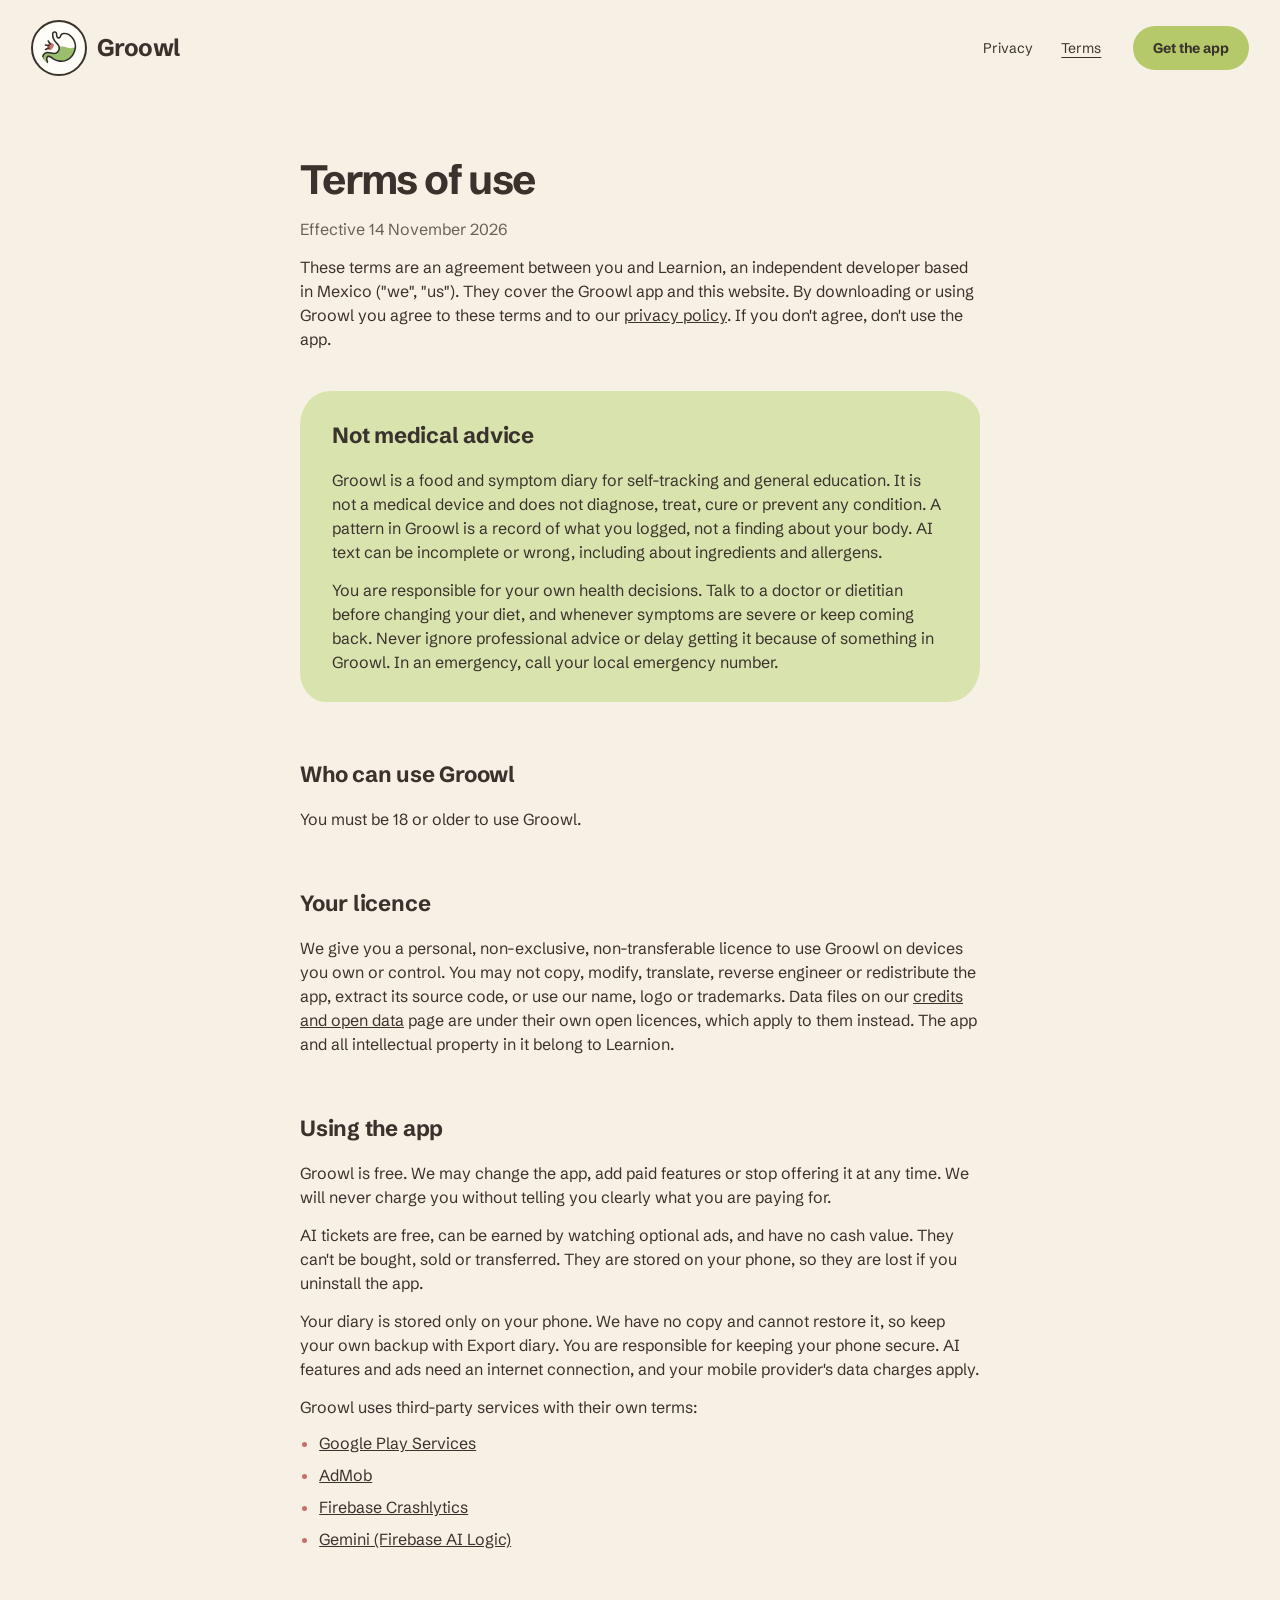
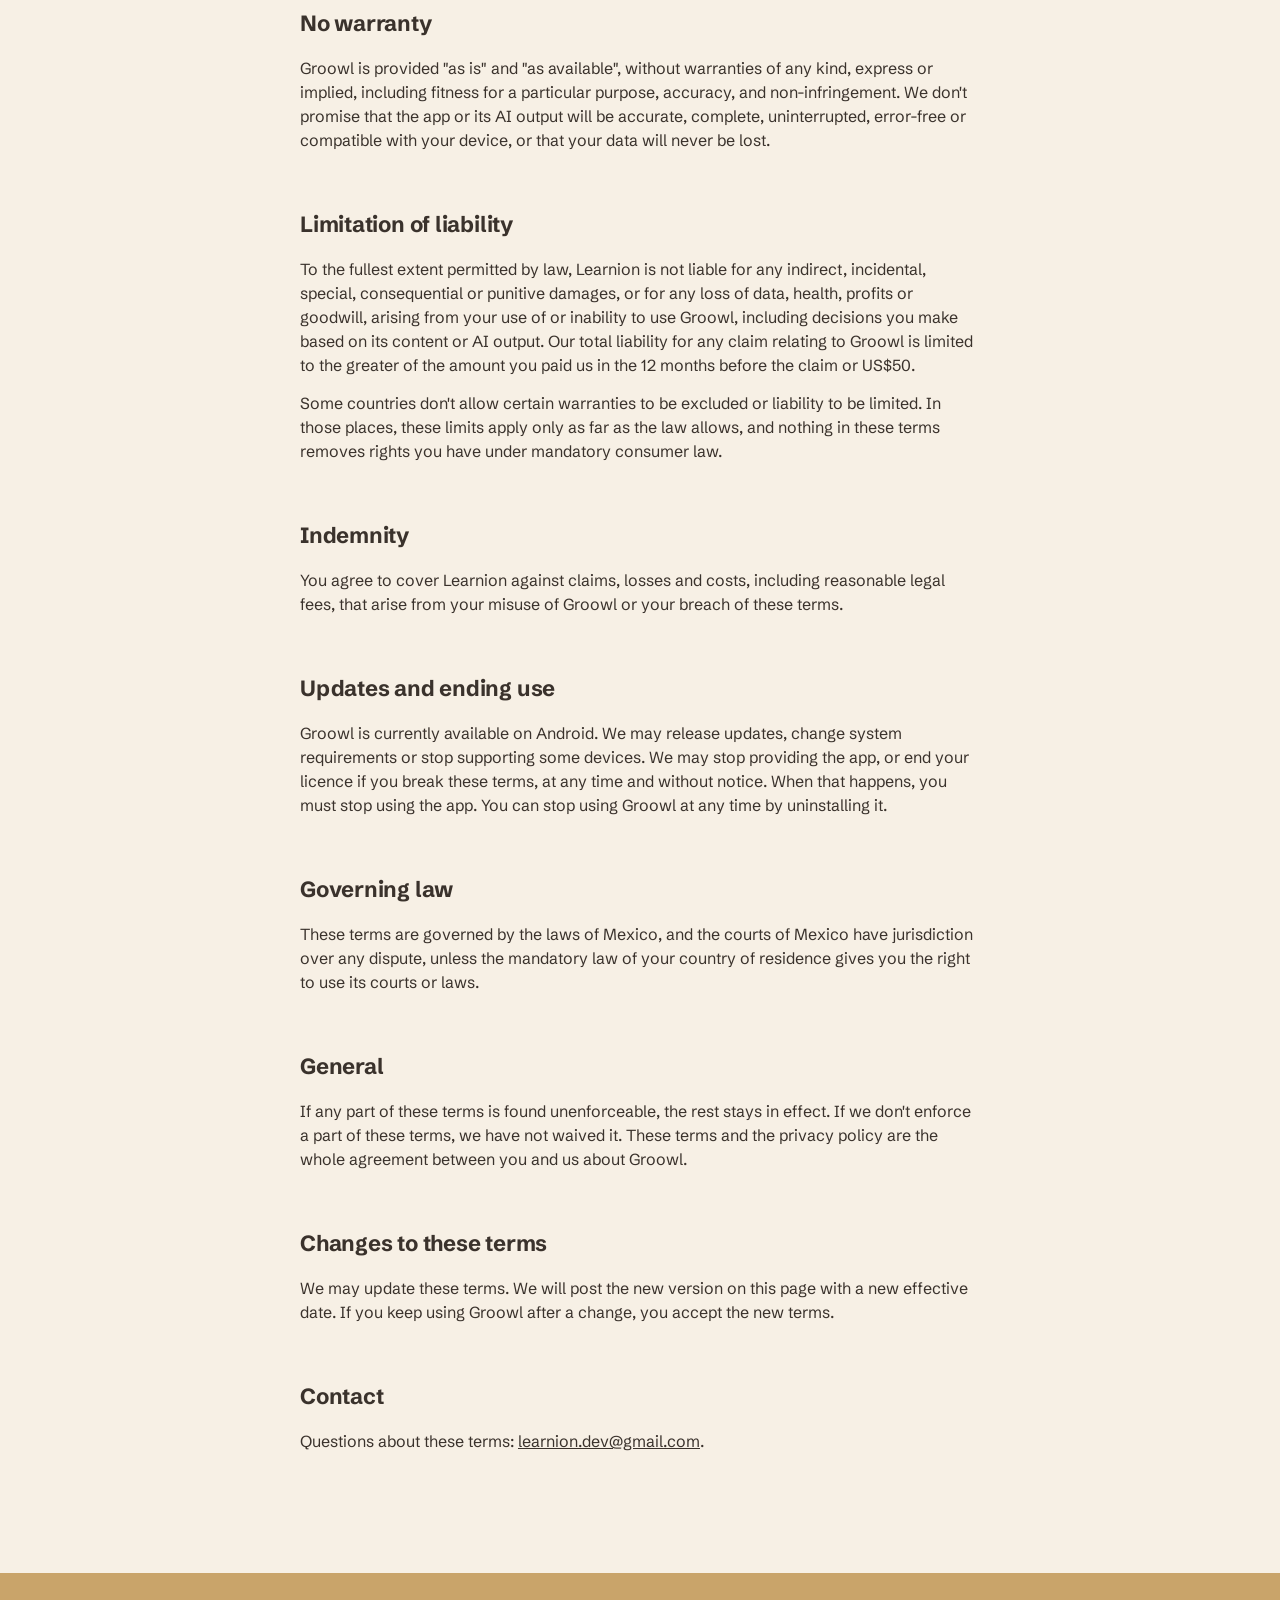
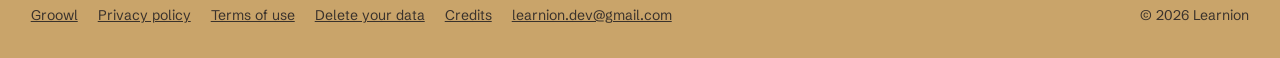
<file: terms.html>
<!doctype html>
<html lang="en">
<head>
  <meta charset="utf-8">
  <meta name="viewport" content="width=device-width, initial-scale=1">
  <title>Groowl terms of use</title>
  <link rel="canonical" href="https://groowl.app/terms.html">
  <meta name="description" content="The terms for using Groowl, a food and gut diary. It is not medical advice.">
  <link rel="icon" href="img/logo.svg" type="image/svg+xml">
  <link rel="stylesheet" href="style.css">
</head>
<body class="doc-page">

<header class="bar">
  <a class="wordmark" href="index.html"><img class="logo-light" src="img/logo.svg" alt="" width="56" height="56"><img class="logo-dark" src="img/logo-dark.svg" alt="" width="56" height="56">Groowl</a>
  <nav class="bar-links" aria-label="Legal">
    <a href="privacy.html">Privacy</a>
    <a href="terms.html" aria-current="page">Terms</a>
  </nav>
  <a class="btn btn-small" href="https://play.google.com/store/apps/details?id=com.learnion.groowl">Get the app</a>
</header>

<main class="doc">
  <h1>Terms of use</h1>
  <p class="doc-date">Effective 14 November 2026</p>

  <p>These terms are an agreement between you and Learnion, an independent developer based in Mexico ("we", "us"). They cover the Groowl app and this website. By downloading or using Groowl you agree to these terms and to our <a href="privacy.html">privacy policy</a>. If you don't agree, don't use the app.</p>

  <section class="doc-summary">
    <h2>Not medical advice</h2>
    <p>Groowl is a food and symptom diary for self-tracking and general education. It is not a medical device and does not diagnose, treat, cure or prevent any condition. A pattern in Groowl is a record of what you logged, not a finding about your body. AI text can be incomplete or wrong, including about ingredients and allergens.</p>
    <p>You are responsible for your own health decisions. Talk to a doctor or dietitian before changing your diet, and whenever symptoms are severe or keep coming back. Never ignore professional advice or delay getting it because of something in Groowl. In an emergency, call your local emergency number.</p>
  </section>

  <h2>Who can use Groowl</h2>
  <p>You must be 18 or older to use Groowl.</p>

  <h2>Your licence</h2>
  <p>We give you a personal, non-exclusive, non-transferable licence to use Groowl on devices you own or control. You may not copy, modify, translate, reverse engineer or redistribute the app, extract its source code, or use our name, logo or trademarks. Data files on our <a href="data/">credits and open data</a> page are under their own open licences, which apply to them instead. The app and all intellectual property in it belong to Learnion.</p>

  <h2>Using the app</h2>
  <p>Groowl is free. We may change the app, add paid features or stop offering it at any time. We will never charge you without telling you clearly what you are paying for.</p>
  <p>AI tickets are free, can be earned by watching optional ads, and have no cash value. They can't be bought, sold or transferred. They are stored on your phone, so they are lost if you uninstall the app.</p>
  <p>Your diary is stored only on your phone. We have no copy and cannot restore it, so keep your own backup with Export diary. You are responsible for keeping your phone secure. AI features and ads need an internet connection, and your mobile provider's data charges apply.</p>
  <p>Groowl uses third-party services with their own terms:</p>
  <ul>
    <li><a href="https://policies.google.com/terms">Google Play Services</a></li>
    <li><a href="https://developers.google.com/admob/terms">AdMob</a></li>
    <li><a href="https://firebase.google.com/terms/crashlytics">Firebase Crashlytics</a></li>
    <li><a href="https://ai.google.dev/gemini-api/terms">Gemini (Firebase AI Logic)</a></li>
  </ul>

  <h2>No warranty</h2>
  <p>Groowl is provided "as is" and "as available", without warranties of any kind, express or implied, including fitness for a particular purpose, accuracy, and non-infringement. We don't promise that the app or its AI output will be accurate, complete, uninterrupted, error-free or compatible with your device, or that your data will never be lost.</p>

  <h2>Limitation of liability</h2>
  <p>To the fullest extent permitted by law, Learnion is not liable for any indirect, incidental, special, consequential or punitive damages, or for any loss of data, health, profits or goodwill, arising from your use of or inability to use Groowl, including decisions you make based on its content or AI output. Our total liability for any claim relating to Groowl is limited to the greater of the amount you paid us in the 12 months before the claim or US$50.</p>
  <p>Some countries don't allow certain warranties to be excluded or liability to be limited. In those places, these limits apply only as far as the law allows, and nothing in these terms removes rights you have under mandatory consumer law.</p>

  <h2>Indemnity</h2>
  <p>You agree to cover Learnion against claims, losses and costs, including reasonable legal fees, that arise from your misuse of Groowl or your breach of these terms.</p>

  <h2>Updates and ending use</h2>
  <p>Groowl is currently available on Android. We may release updates, change system requirements or stop supporting some devices. We may stop providing the app, or end your licence if you break these terms, at any time and without notice. When that happens, you must stop using the app. You can stop using Groowl at any time by uninstalling it.</p>

  <h2>Governing law</h2>
  <p>These terms are governed by the laws of Mexico, and the courts of Mexico have jurisdiction over any dispute, unless the mandatory law of your country of residence gives you the right to use its courts or laws.</p>

  <h2>General</h2>
  <p>If any part of these terms is found unenforceable, the rest stays in effect. If we don't enforce a part of these terms, we have not waived it. These terms and the privacy policy are the whole agreement between you and us about Groowl.</p>

  <h2>Changes to these terms</h2>
  <p>We may update these terms. We will post the new version on this page with a new effective date. If you keep using Groowl after a change, you accept the new terms.</p>

  <h2>Contact</h2>
  <p>Questions about these terms: <a href="mailto:learnion.dev@gmail.com?subject=Groowl%20terms">learnion.dev@gmail.com</a>.</p>
</main>

<footer class="doc-foot">
  <p class="foot-links"><a href="index.html">Groowl</a> <a href="privacy.html">Privacy policy</a> <a href="terms.html">Terms of use</a> <a href="delete-data.html">Delete your data</a> <a href="data/">Credits</a> <a href="mailto:learnion.dev@gmail.com">learnion.dev@gmail.com</a></p>
  <p>© 2026 Learnion</p>
</footer>
</body>
</html>
</file>
<file: style.css>
/* Groowl landing page. Colours come from the app (core/ui/theme/color/Colors.kt) and the logo. */

/* Self-hosted so visitors' IPs never reach Google (GDPR). Variable font: one file covers 400-700. */
@font-face {
  font-family: "Schibsted Grotesk";
  font-weight: 400 700;
  font-display: swap;
  src: url(fonts/schibsted-grotesk-latin-ext.woff2) format("woff2");
  unicode-range: U+0100-02BA, U+02BD-02C5, U+02C7-02CC, U+02CE-02D7, U+02DD-02FF, U+0304, U+0308, U+0329, U+1D00-1DBF, U+1E00-1E9F, U+1EF2-1EFF, U+2020, U+20A0-20AB, U+20AD-20C4, U+2113, U+2C60-2C7F, U+A720-A7FF;
}
@font-face {
  font-family: "Schibsted Grotesk";
  font-weight: 400 700;
  font-display: swap;
  src: url(fonts/schibsted-grotesk-latin.woff2) format("woff2");
  unicode-range: U+0000-00FF, U+0131, U+0152-0153, U+02BB-02BC, U+02C6, U+02DA, U+02DC, U+0304, U+0308, U+0329, U+2000-206F, U+20AC, U+2122, U+2191, U+2193, U+2212, U+2215, U+FEFF, U+FFFD;
}

:root {
  --bg: #F7F0E5;
  --surface: #FFFDF7;
  --step: #EFE7DA;
  --ink: #3A322C;
  --muted: #6B6158;
  --accent: #B5C96A;
  --on-accent: #3A322C;

  /* the logo's three off-register fills */
  --olive: #B5C96A;
  --ochre: #C9A46A;
  --clay: #C9706A;
  --field-olive: #D9E3AE;
  --field-ochre: #E6D2AE;
  --field-clay: #EBC2BE;

  --s-display: clamp(40px, 6vw, 96px);
  --s-head: clamp(28px, 3.2vw, 52px);
  --s-statement: clamp(20px, 1.9vw, 28px);
  --s-body: 16px;
  --s-small: 14px;

  --margin: clamp(16px, 2.4vw, 36px);
  --gap: clamp(120px, 14vw, 220px);
  --sketch-radius: 30px 36px 32px 26px / 34px 28px 36px 30px;
  --ease: cubic-bezier(.2, .7, .2, 1);
  color-scheme: light;
}

@media (prefers-color-scheme: dark) {
  :root:not([data-theme="light"]) {
    --bg: #191A17; --surface: #262724; --step: #222420; --ink: #F5EFE4; --muted: #B8AFA2;
    --field-olive: #3A4426; --field-ochre: #4A3D27; --field-clay: #4C2F2C;
    color-scheme: dark;
  }
}
:root[data-theme="dark"] {
  --bg: #191A17; --surface: #262724; --step: #222420; --ink: #F5EFE4; --muted: #B8AFA2;
  --field-olive: #3A4426; --field-ochre: #4A3D27; --field-clay: #4C2F2C;
  color-scheme: dark;
}

*, *::before, *::after { box-sizing: border-box; }
html { -webkit-text-size-adjust: 100%; }
body {
  margin: 0;
  background: var(--bg);
  color: var(--ink);
  font-family: "Schibsted Grotesk", system-ui, sans-serif;
  font-size: var(--s-body);
  line-height: 1.5;
  overflow-x: clip;
  transition: background-color .4s, color .4s;
}
img { display: block; max-width: 100%; height: auto; }
a { color: inherit; }
h1, h2, p { margin: 0; }
:focus-visible { outline: 3px solid var(--clay); outline-offset: 4px; border-radius: 6px; }
::selection { background: var(--olive); color: #3A322C; }
.sr { position: absolute; width: 1px; height: 1px; overflow: hidden; clip-path: inset(50%); white-space: nowrap; }

/* ---------- the logo's device: ink line over a colour patch slipped out of register ---------- */
.sketch { position: relative; isolation: isolate; margin: 0; }
.sketch::before {
  content: "";
  position: absolute; inset: 0; z-index: -1;
  background: var(--tone, var(--olive));
  border-radius: var(--sketch-radius);
  transform: translate(14px, 14px) rotate(1.6deg);
}
.sketch img, .sketch video {
  border: 3px solid var(--ink);
  border-radius: var(--sketch-radius);
  background: var(--surface);
}
.tone-olive { --tone: var(--olive); --field: var(--field-olive); }
.tone-ochre { --tone: var(--ochre); --field: var(--field-ochre); }
.tone-clay { --tone: var(--clay); --field: var(--field-clay); }
.tone-ink { --tone: var(--ink); --field: var(--ink); }

/* ---------- bar ---------- */
.bar {
  position: absolute; inset: 0 0 auto; z-index: 5;
  display: flex; align-items: center; gap: 32px;
  padding: 20px var(--margin);
  font-size: var(--s-small);
}
.wordmark {
  display: flex; align-items: center; gap: 10px;
  font-weight: 700; font-size: 24px; letter-spacing: -0.02em; text-decoration: none;
}
.wordmark img { width: 56px; height: 56px; padding: 7px; border-radius: 50%; background: var(--surface); border: 2px solid var(--ink); }
.logo-dark { display: none; }
.bar-links { display: flex; gap: 28px; margin-left: auto; }
.bar-links a { text-decoration: none; }
.bar-links a:hover { text-decoration: underline; text-underline-offset: 4px; }

.btn {
  display: inline-flex; align-items: center; justify-content: center;
  border-radius: 999px; background: var(--accent); color: var(--on-accent);
  font-weight: 700; text-decoration: none;
  transition: transform .2s var(--ease), background-color .2s;
}
.btn-small { padding: 10px 20px; min-height: 44px; }
.btn:hover { background: var(--ochre); }
.btn:active, .play:active { transform: scale(.96); }
.play { display: inline-block; border-radius: 10px; transition: transform .2s var(--ease); }
.play:hover { transform: translateY(-2px); }
.play img { width: 188px; height: auto; }

/* ---------- phone frame: an Android bezel drawn in CSS around a real screenshot ---------- */
.device {
  position: relative;
  padding: 2.6%;
  background: #2A2420;
  border: 2px solid #4A403A;
  border-radius: 13% / 6%;
}
.device::before { /* punch-hole camera */
  content: ""; position: absolute; z-index: 2; top: 2.6%; left: 50%;
  width: 3.4%; aspect-ratio: 1; border-radius: 50%;
  background: #120F0D; transform: translateX(-50%);
}
.device::after { /* power key */
  content: ""; position: absolute; right: -2.4%; top: 22%;
  width: 1.6%; height: 9%; border-radius: 0 3px 3px 0; background: #4A403A;
}
:root[data-theme="dark"] .device { border-color: #6E625A; }
@media (prefers-color-scheme: dark) { :root:not([data-theme="light"]) .device { border-color: #6E625A; } }
.device-screen { overflow: hidden; border-radius: 10% / 4.6%; background: #F7F0E5; }
.device-screen img, .device-screen video { display: block; width: 100%; height: auto; }

/* ---------- hero ---------- */
.hero {
  display: grid; grid-template-columns: repeat(12, 1fr); column-gap: 24px; align-items: center;
  min-height: 100svh; padding: 112px var(--margin) 48px;
  overflow: clip;
}
.hero-text { grid-column: 1 / 6; position: relative; z-index: 1; }
.hero-title { font-size: clamp(40px, 4.6vw, 76px); font-weight: 700; letter-spacing: -0.045em; line-height: .95; }
.hero-lede { max-width: 34ch; margin: 24px 0 28px; font-size: 18px; line-height: 1.4; }
.hero-facts { display: flex; flex-wrap: wrap; gap: 8px 24px; margin: 28px 0 0; padding: 0; list-style: none; font-size: var(--s-small); }
.hero-facts li { display: flex; align-items: center; gap: 8px; }
.hero-facts li::before { content: ""; width: 8px; height: 8px; border-radius: 50%; background: var(--olive); }

/* three phones fanned on one tilted plane, two real UI cards lifted off it */
.hero-stage { grid-column: 6 / 13; height: min(82svh, 760px); perspective: 2000px; }
.fan {
  --phone: min(15.5vw, 280px);
  position: relative; height: 100%;
  transform-style: preserve-3d;
  transform: rotateX(16deg) rotateY(-20deg) rotateZ(5deg);
}
.fan .device { position: absolute; width: var(--phone); }
.fan-back  { left: 2%;  top: 10%; transform: translateZ(-90px); }
.fan-front { left: 34%; top: 2%;  transform: translateZ(40px); }
.fan-side  { left: 66%; top: 14%; transform: translateZ(-30px); }
.fan-side .device-screen { aspect-ratio: 1080 / 2424; }
.fan-side .device-screen img { height: 100%; object-fit: cover; object-position: top; }
.chip { position: absolute; width: calc(var(--phone) * 1.15); isolation: isolate; }
.chip::before {
  content: ""; position: absolute; inset: 0; z-index: -1;
  background: var(--tone); border-radius: 18px; transform: translate(10px, 10px) rotate(2deg);
}
.chip img { border: 2.5px solid #3A322C; border-radius: 18px; background: #FFFDF7; }
.chip-symptom { left: 58%; top: 2%; transform: translateZ(160px) rotateZ(-4deg); }
.chip-dots { left: 12%; bottom: 8%; transform: translateZ(200px) rotateZ(3deg); }

/* ---------- flows: words left, the real app right ---------- */
.flows { overflow-x: clip; display: grid; gap: clamp(120px, 12vw, 200px); padding: var(--gap) var(--margin) 0; }
.flow, .showcase-stage {
  display: grid; grid-template-columns: repeat(12, 1fr); column-gap: 24px; align-items: center;
}
.flow-text { grid-column: 1 / 7; }
.flow-title { font-size: var(--s-head); font-weight: 700; letter-spacing: -0.04em; line-height: 1; }
.flow-lede { max-width: 34ch; margin-top: 20px; font-size: 18px; line-height: 1.4; }
.flow-points { max-width: 40ch; margin: 28px 0 0; padding-left: 1.1em; display: grid; gap: 10px; }
.flow-points li::marker { color: var(--clay); }
/* every flow shows a whole phone screen inside the CSS device frame */
.flows { --phone-w: 290px; --phone-h: calc(var(--phone-w) * 2424 / 1080); }
.flow-media { grid-column: 8 / 13; justify-self: start; width: calc(var(--phone-w) * 1.055); margin: 0; perspective: 1400px; position: relative; isolation: isolate; }
.flow-media::before { /* the logo's colour patch, slipped out of register behind the phone */
  content: ""; position: absolute; inset: 14% -22% -2% -18%; z-index: -1;
  background: var(--tone); border-radius: 40% 46% 38% 52% / 34% 30% 40% 36%;
}
.flow-media .device { transform: rotateY(-16deg) rotateX(5deg); transition: transform 1.1s var(--ease); }
.flow-media.is-in .device, .flow-media:hover .device { transform: rotateY(-6deg) rotateX(2deg); }
.flow-video { display: block; width: 100%; height: var(--phone-h); object-fit: cover; object-position: top; }
.showcase-frame .device, .showcase-frame.is-in .device { transform: rotateY(-6deg) rotateX(2deg); }

/* the third flow: pinned, the app's own screen pans with the scroll */
.showcase { grid-template-columns: 1fr; }
.showcase-stage { grid-column: 1 / -1; }
.showcase-clip {
  position: relative; overflow: hidden;
  width: var(--phone-w); height: var(--phone-h);
}
.showcase-screen {
  width: 100%; height: auto; max-width: none;
  border: 0; border-radius: 0;
  transform: translateY(-14.8%); /* without the scroll handler, rest on the pattern card (520 / 3524) */
  will-change: transform;
}
/* the app bar stays put while the screen scrolls under it, as in the app */
.showcase-bar {
  position: absolute; inset: 0 0 auto; height: calc(100% * 330 / 2424);
  background: url("img/screen-symptom-long.webp") top / 100% auto no-repeat;
}
.showcase-notes { list-style: none; max-width: 40ch; margin: 32px 0 0; padding: 0; display: grid; gap: 20px; }
.note { padding-left: 20px; border-left: 4px solid transparent; transition: opacity .4s var(--ease), border-color .4s; }
.pinned .showcase { height: 200svh; align-items: start; }
.pinned .showcase-stage { position: sticky; top: 0; height: 100svh; }
.pinned .note:not(.is-active) { opacity: .32; }
.pinned .note.is-active { border-left-color: var(--olive); }

/* ---------- features: one line each, three real screens ---------- */
.features { padding: var(--gap) var(--margin) 0; }
.features-title { font-size: var(--s-head); font-weight: 700; letter-spacing: -0.04em; line-height: 1; margin-bottom: 48px; }
.feature-shots { display: flex; justify-content: center; gap: clamp(20px, 4vw, 64px); margin-top: 72px; }
.feature-shots figure { width: min(240px, 28vw); margin: 0; }
.feature-shots figcaption { margin-top: 16px; font-size: var(--s-small); color: var(--muted); text-align: center; }
.feature-shots figcaption strong { display: block; margin-bottom: 2px; font-size: var(--s-body); color: var(--ink); }
section[id] { scroll-margin-top: 24px; }
.feature-shots figure:nth-child(2) { margin-top: 32px; }

/* ---------- switches ---------- */
.switches { padding-top: var(--gap); }
.switches-title {
  padding: 0 var(--margin) 48px;
  font-size: var(--s-head); font-weight: 700; letter-spacing: -0.04em; line-height: 1;
}
.bands { list-style: none; margin: 0; padding: 0; }
.band {
  display: flex; align-items: center; justify-content: space-between; gap: 24px;
  padding: 22px var(--margin);
  transition: background-color .45s var(--ease);
}
.band-line { display: block; font-size: var(--s-statement); font-weight: 700; letter-spacing: -0.02em; color: var(--muted); transition: color .3s; }
.band-more { display: block; max-width: 58ch; margin-top: 8px; font-size: var(--s-body); max-height: 0; opacity: 0; overflow: hidden; transition: max-height .45s var(--ease), opacity .35s; }
.band.is-on { background: var(--field); }
.band.is-on .band-line { color: var(--ink); }
.band.is-on .band-more { max-height: 6em; opacity: 1; }
.band.tone-ink.is-on { background: var(--surface); }
.switch {
  flex: none; position: relative;
  width: 2.6em; height: 1.4em; font-size: var(--s-statement);
  border: 3px solid var(--ink); border-radius: 999px;
  background: var(--bg); cursor: pointer;
  transition: background-color .25s, transform .15s;
}
.switch::after {
  content: ""; position: absolute; top: 50%; left: .14em;
  width: .9em; height: .9em; border-radius: 50%;
  background: var(--ink); transform: translateY(-50%);
  transition: transform .3s var(--ease);
}
.switch[aria-checked="true"] { background: var(--tone); }
.switch[aria-checked="true"]::after { transform: translate(1.1em, -50%); }
.tone-ink .switch[aria-checked="true"]::after { background: var(--bg); }
.switch:active { transform: scale(.94); }

/* ---------- faq ---------- */
.faq { display: grid; grid-template-columns: repeat(12, 1fr); column-gap: 24px; padding: var(--gap) var(--margin); }
.faq-title { grid-column: 1 / -1; font-size: var(--s-head); font-weight: 700; letter-spacing: -0.04em; line-height: 1; margin-bottom: 80px; }
.faq-list { grid-column: 5 / 13; display: grid; gap: 12px; }
.faq details { border-radius: 18px; padding: 12px 24px; margin: 0 -24px; transition: background-color .3s; }
.faq details[open] { background: var(--step); }
.faq summary {
  list-style: none; cursor: pointer;
  display: flex; justify-content: space-between; align-items: center; gap: 24px;
  font-size: 18px; padding: 10px 0;
}
.faq summary::-webkit-details-marker { display: none; }
.faq summary::after {
  content: ""; flex: none; width: 12px; height: 12px;
  border-right: 2.5px solid var(--ink); border-bottom: 2.5px solid var(--ink);
  transform: rotate(45deg) translateY(-3px); transition: transform .3s var(--ease);
}
.faq details[open] summary::after { transform: rotate(-135deg); }
.faq summary:hover { color: var(--muted); }
.faq details p { max-width: 52ch; padding: 4px 0 16px; font-size: var(--s-body); }

/* ---------- close, inverted ---------- */
.close {
  min-height: 0;
  display: flex; flex-direction: column; justify-content: space-between;
  padding: 120px var(--margin) 40px;
  background: #3A322C; color: #F7F0E5;
}
/* the logo's ink line turns light on the dark page; the page's own theme switch flips it too */
:root[data-theme="dark"] .logo-light { display: none; }
:root[data-theme="dark"] .logo-dark { display: block; }
@media (prefers-color-scheme: dark) {
  :root:not([data-theme="light"]) .logo-light { display: none; }
  :root:not([data-theme="light"]) .logo-dark { display: block; }
}
:root[data-theme="dark"] .close { background: #F7F0E5; color: #3A322C; }
@media (prefers-color-scheme: dark) { :root:not([data-theme="light"]) .close { background: #F7F0E5; color: #3A322C; } }
.close-title { max-width: 9em; font-size: var(--s-display); font-weight: 700; letter-spacing: -0.045em; line-height: .92; }
.close-foot { display: flex; justify-content: space-between; align-items: flex-end; gap: 24px; margin-top: 80px; }
.close-foot p { max-width: 34ch; font-size: var(--s-body); }

/* ---------- footer ---------- */
.foot {
  min-height: 0;
  display: flex; flex-direction: column;
  padding: 40px var(--margin) 28px;
  background: var(--ochre); color: #3A322C;
}
.foot-top { display: flex; justify-content: space-between; gap: 24px; font-size: var(--s-small); }
.foot-note { display: flex; gap: 12px; align-items: flex-start; max-width: 52ch; }
.foot-note img { flex: none; padding: 6px; border-radius: 50%; background: #FFFDF7; border: 2px solid #3A322C; }
.foot-title { margin-top: 120px; font-size: clamp(36px, 7vw, 120px); font-weight: 700; letter-spacing: -0.05em; line-height: .92; }
.foot-title a { text-decoration: none; }
.foot-title a:hover { text-decoration: underline; text-decoration-thickness: .06em; text-underline-offset: .08em; }
.foot-meta {
  display: grid; grid-template-columns: 1fr 2fr 1fr; gap: 24px; align-items: start;
  margin-top: 40px; font-size: var(--s-small);
}
.foot-meta p:last-child { text-align: right; }
.foot-links { display: flex; flex-wrap: wrap; gap: 8px 20px; }

/* ---------- privacy and terms pages ---------- */
.doc-page .bar { position: static; }
.doc { max-width: 68ch; margin: 0 auto; padding: 64px var(--margin) 120px; box-sizing: content-box; }
.doc h1 { font-size: var(--s-head); font-weight: 700; letter-spacing: -0.04em; line-height: 1; }
.doc-date { margin-top: 16px; color: var(--muted); font-size: var(--s-small); }
.doc h2 { margin: 56px 0 16px; font-size: 22px; letter-spacing: -0.01em; }
.doc h3 { margin: 32px 0 8px; font-size: var(--s-body); }
.doc p, .doc li { font-size: var(--s-body); }
.doc p + p, .doc ul + p { margin-top: 14px; }
.doc ul { margin: 12px 0 0; padding-left: 1.2em; display: grid; gap: 8px; }
.doc li::marker { color: var(--clay); }
.doc { overflow-wrap: anywhere; } /* long URLs in the ODbL notice on narrow phones */
.credit-meta { display: block; color: var(--muted); font-size: var(--s-small); }
.doc-summary { margin-top: 40px; padding: 28px 32px; background: var(--field-olive); border-radius: var(--sketch-radius); }
.doc-summary h2 { margin-top: 0; }
.doc-foot { display: flex; justify-content: space-between; flex-wrap: wrap; gap: 16px; padding: 32px var(--margin); background: var(--ochre); color: #3A322C; font-size: var(--s-small); }
.bar-links a[aria-current="page"] { text-decoration: underline; text-underline-offset: 4px; }

/* ---------- entrances (content stays visible without script) ---------- */
.hero-title, .hero-lede, .hero .play, .hero-facts { animation: rise .9s var(--ease) both; }
.hero-lede { animation-delay: .08s; }
.hero .play { animation-delay: .16s; }
.hero-facts { animation-delay: .24s; }
.fan .device { animation: rise-phone 1.1s var(--ease) both; }
.fan-back { animation-delay: .1s; }
.fan-front { animation-delay: .2s; }
.fan-side { animation-delay: .3s; }
.chip { animation: rise-phone 1s var(--ease) .5s both, drift 7s ease-in-out 1.6s infinite alternate; }
@keyframes rise-phone { from { opacity: 0; translate: 0 60px; } }
@keyframes drift { to { translate: 0 -12px; } }
@keyframes rise { from { opacity: 0; transform: translateY(24px); } }
.sketch img, .sketch video { transition: transform .4s var(--ease); }
.sketch:hover > img, .sketch:hover > video { transform: translate(-4px, -4px); }
.js .faq-list details.reveal:nth-child(2) { transition-delay: .06s; }
.js .faq-list details.reveal:nth-child(3) { transition-delay: .12s; }
.js .faq-list details.reveal:nth-child(4) { transition-delay: .18s; }
.js .faq-list details.reveal:nth-child(5) { transition-delay: .24s; }
.js .faq-list details.reveal:nth-child(6) { transition-delay: .3s; }

.js .reveal { opacity: 0; transform: translateY(24px); transition: opacity .7s var(--ease), transform .7s var(--ease); }
.js .reveal.is-in { opacity: 1; transform: none; }
.js .flow-media.reveal { transition-delay: .12s; }
.js .close-foot.reveal { transition-delay: .12s; }

@media (min-width: 1025px) {
  .close { min-height: 90svh; }
}

/* ---------- tablet ---------- */
@media (max-width: 1024px) {
  .hero { grid-template-columns: 1fr; row-gap: 24px; }
  .hero-text, .hero-stage { grid-column: 1; }
  .hero-stage { height: 80vw; }
  .fan { --phone: 26vw; }
  .fan-back { left: 10%; }
  .fan-front { left: 38%; }
  .fan-side { left: 66%; }
  .chip-dots { left: 16%; }
  .flows { --phone-w: min(280px, 34vw); }
  .bar-links { display: none; }
  .doc-page .bar-links { display: flex; gap: 16px; margin-left: auto; }
  .doc-page .bar .btn-small { display: none; }
  .bar .btn-small { margin-left: auto; }
  .faq-list { grid-column: 1 / -1; }
  .faq details { margin: 0 calc(var(--margin) * -1); padding: 8px var(--margin); }
}

/* ---------- phone: its own composition ---------- */
@media (max-width: 720px) {
  :root { --s-body: 16px; --gap: 96px; }
  .bar { padding: 14px var(--margin); }
  .hero { padding: 96px var(--margin) 24px; min-height: 0; }
  .hero-title { font-size: 10vw; }
  .hero-lede { font-size: 16px; margin: 20px 0 24px; }
  .hero-stage { height: 132vw; margin-top: 32px; }
  .fan { --phone: 38vw; }
  .fan-back { left: -2%; }
  .fan-front { left: 28%; }
  .fan-side { left: 60%; }
  .chip { width: 50vw; }
  .chip-symptom { top: 14%; }
  .chip-dots { left: 6%; }
  .flow, .showcase-stage { grid-template-columns: 1fr; row-gap: 40px; }
  .flow-text, .flow-media { grid-column: 1; }
  .pinned .showcase-stage { row-gap: 16px; align-content: center; }
  .pinned .showcase .flow-lede, .pinned .showcase-notes .note:not(.is-active) { display: none; }
  .pinned .showcase-notes { margin-top: 16px; min-height: 5.5em; }
  .flow-title { font-size: 7.4vw; }
  .flow-lede { font-size: 16px; margin-top: 16px; }
  .flow-media { width: min(260px, 80%); }
  .flows { --phone-w: min(240px, 26svh); }
  .switches-title { font-size: 7.4vw; }
  .features-title { font-size: 7.4vw; margin-bottom: 32px; }
  .feature-shots { gap: 12px; margin-top: 48px; }
  .feature-shots figure { width: calc((100vw - 2 * var(--margin) - 24px) / 3); }
  .feature-shots figcaption { font-size: 12px; }
  .feature-shots figure:nth-child(2) { margin-top: 16px; }
  .band-line { font-size: min(5.4vw, 20px); }
  .switch { font-size: 20px; }
  .faq-title { font-size: 8.6vw; margin-bottom: 40px; }
  .faq summary { font-size: 16px; }
  .faq details { margin: 0 calc(var(--margin) * -1); padding: 8px var(--margin); border-radius: 0; }
  .close { min-height: 0; padding-top: 80px; }
  .close-foot { margin-top: 48px; }
  .close-title { font-size: 8.6vw; }
  .close-foot { display: block; }
  .close-foot p { margin-bottom: 24px; }
  .foot-top { flex-direction: column; }
  .foot-title { font-size: 9vw; margin-top: 72px; }
  .foot-meta { grid-template-columns: 1fr; gap: 10px; }
  .foot-meta p:last-child { text-align: left; }
}

@media (prefers-reduced-motion: reduce) {
  .hero-title, .hero-lede, .hero .play, .hero-facts, .fan .device, .chip { animation: none; }
  .js .reveal { opacity: 1; transform: none; transition: none; }
  .band, .band-more, .switch::after, .note { transition: none !important; }
}
</file>
